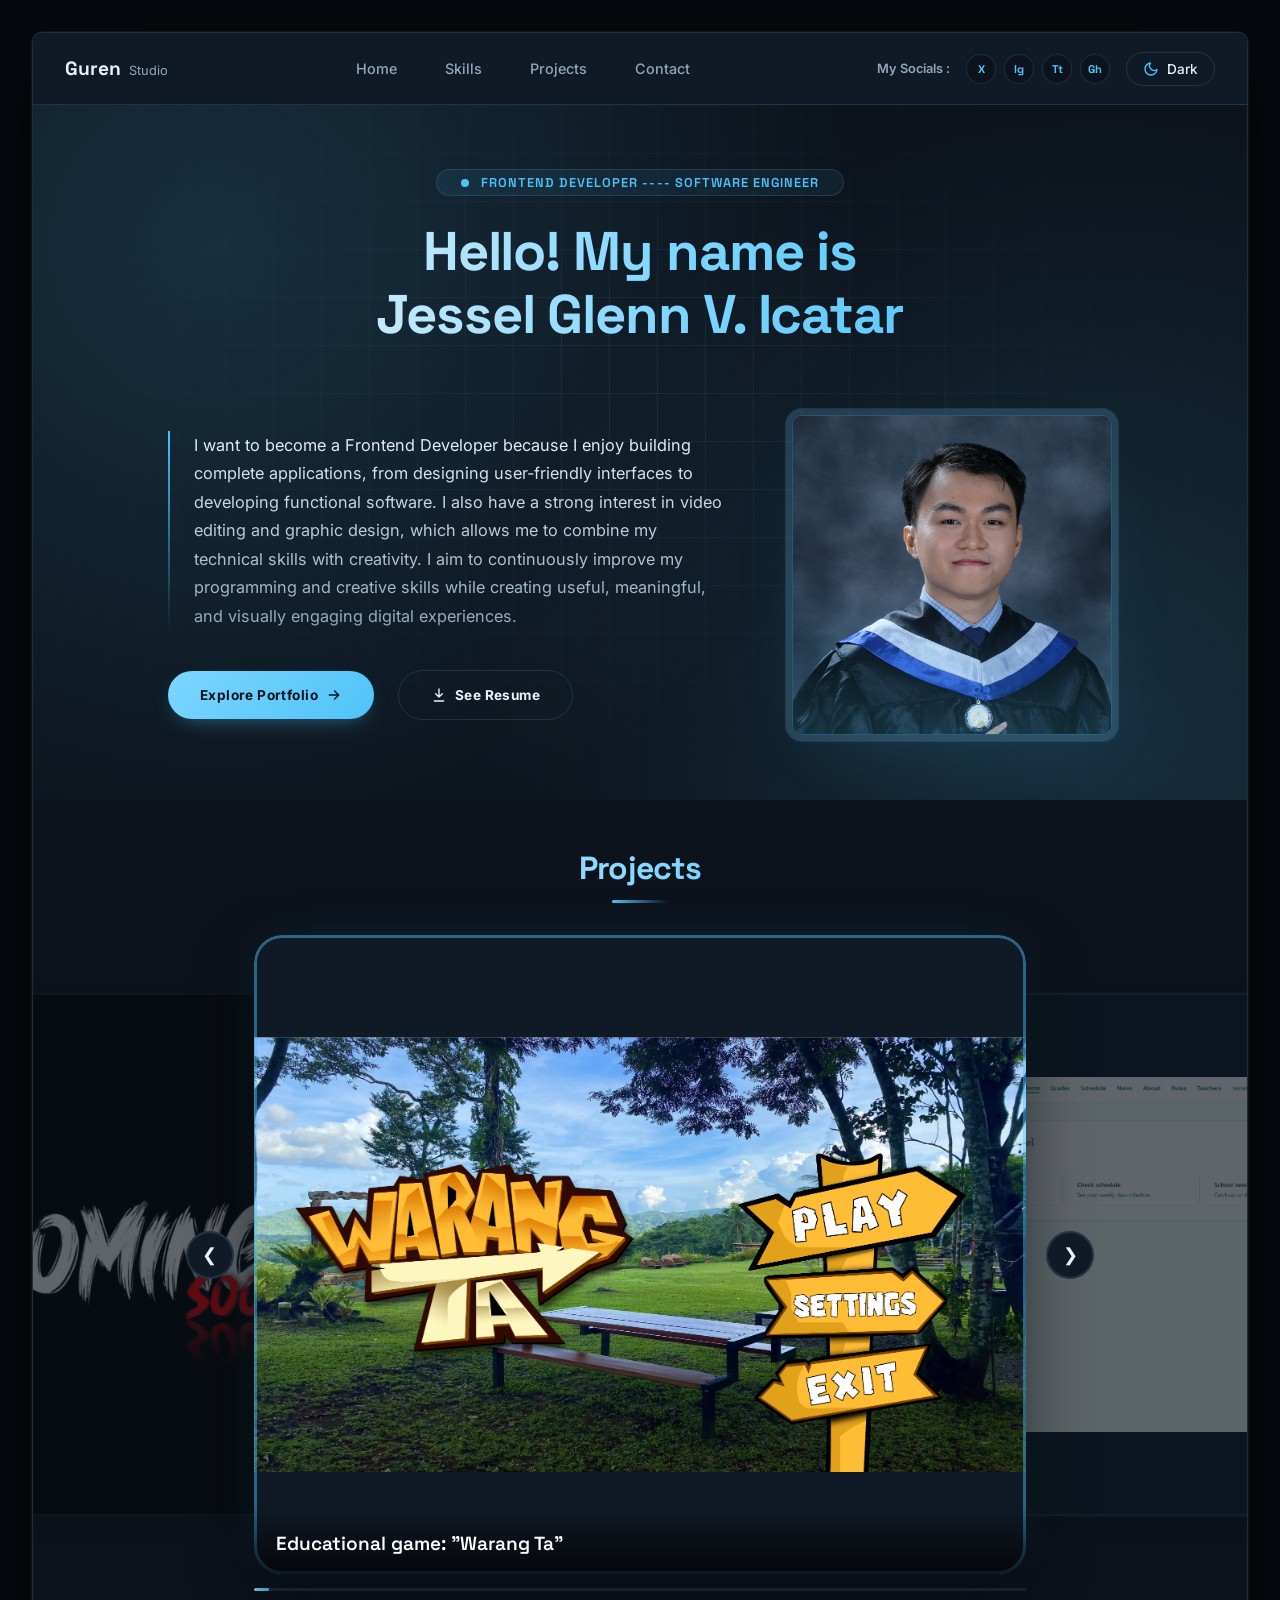
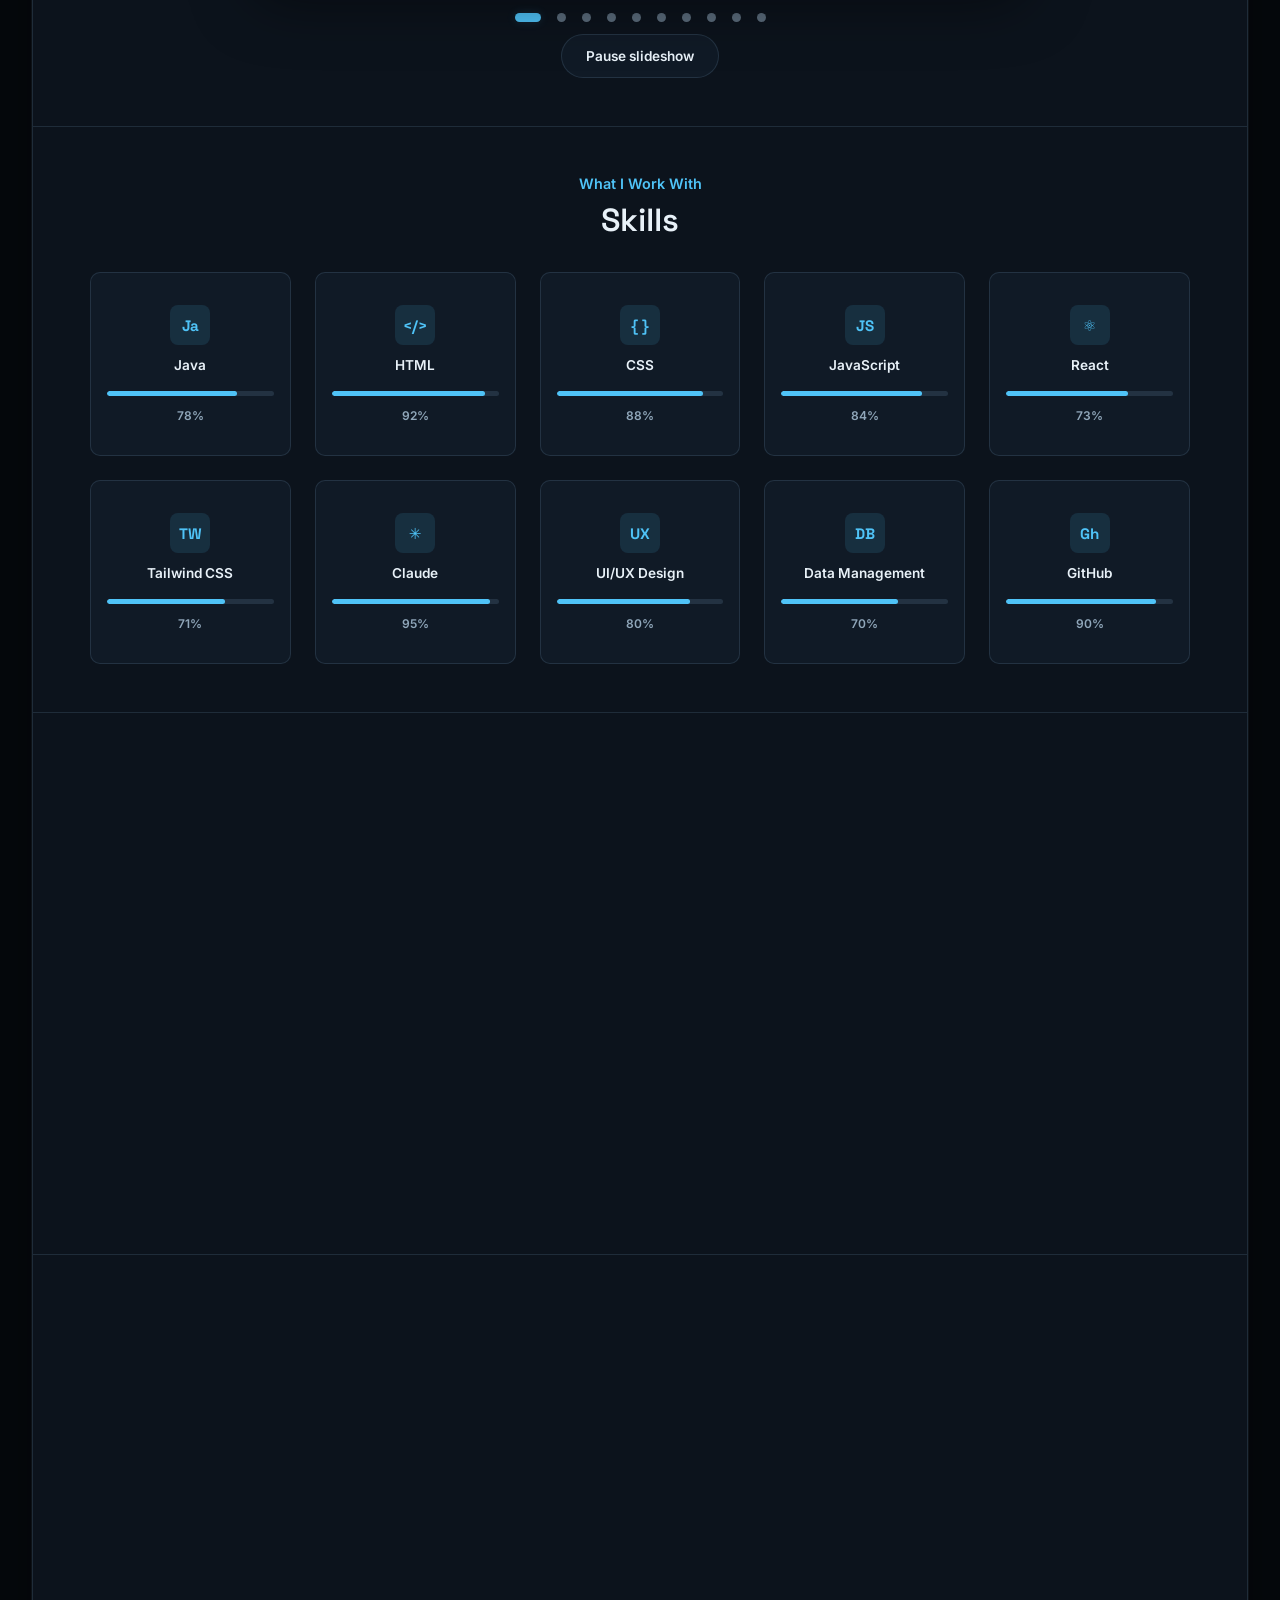
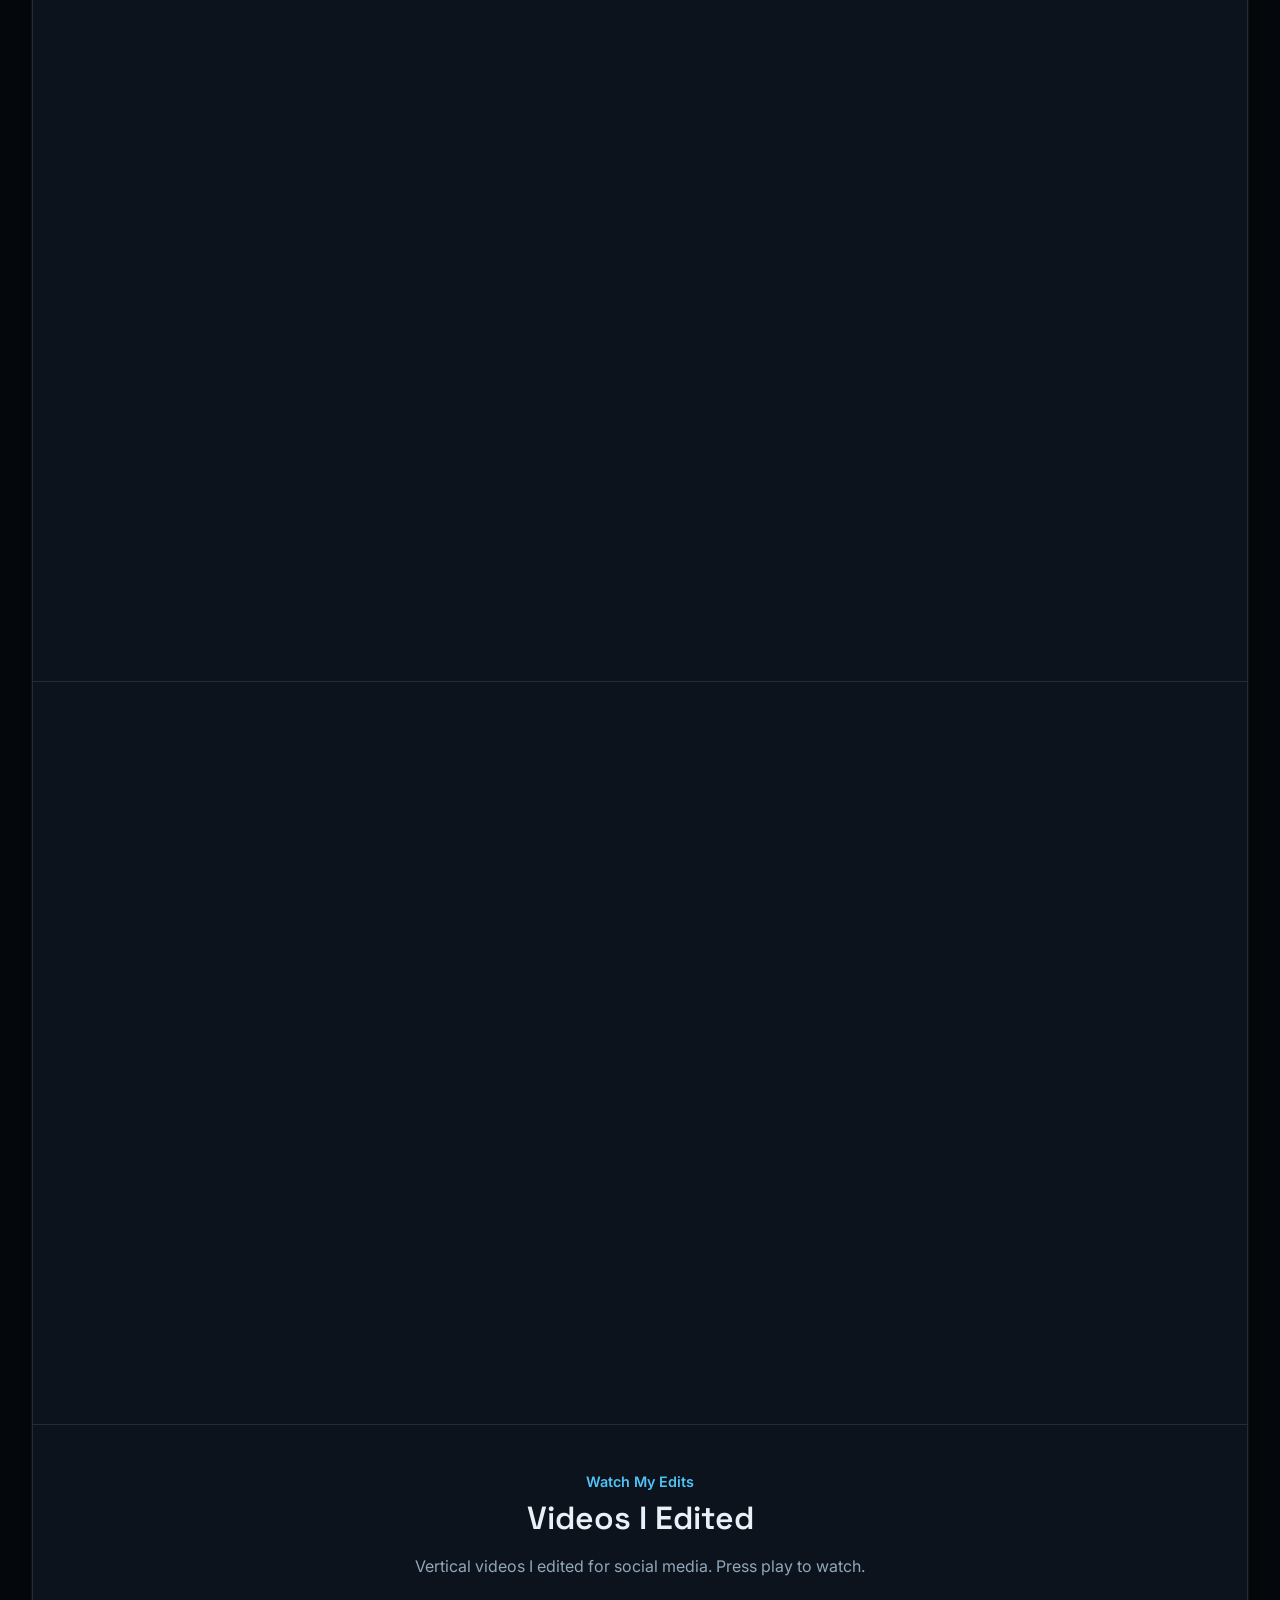
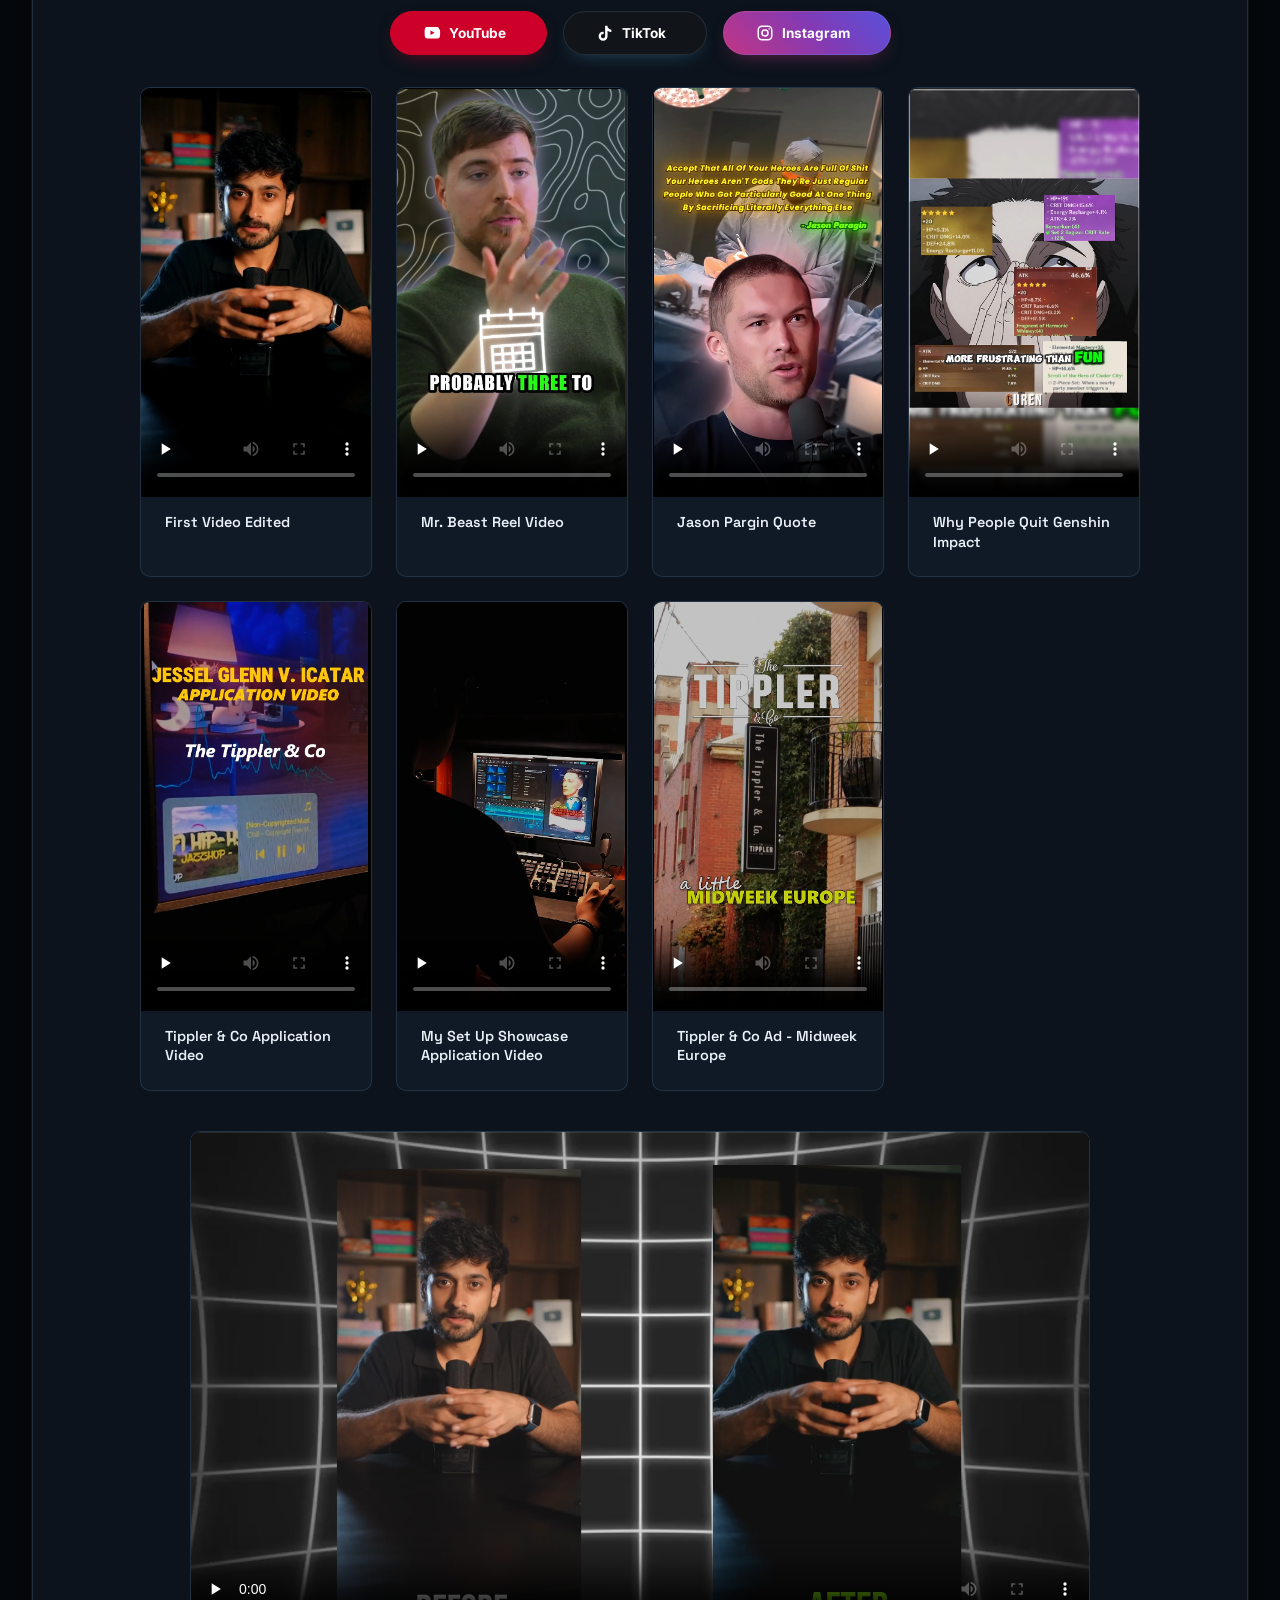
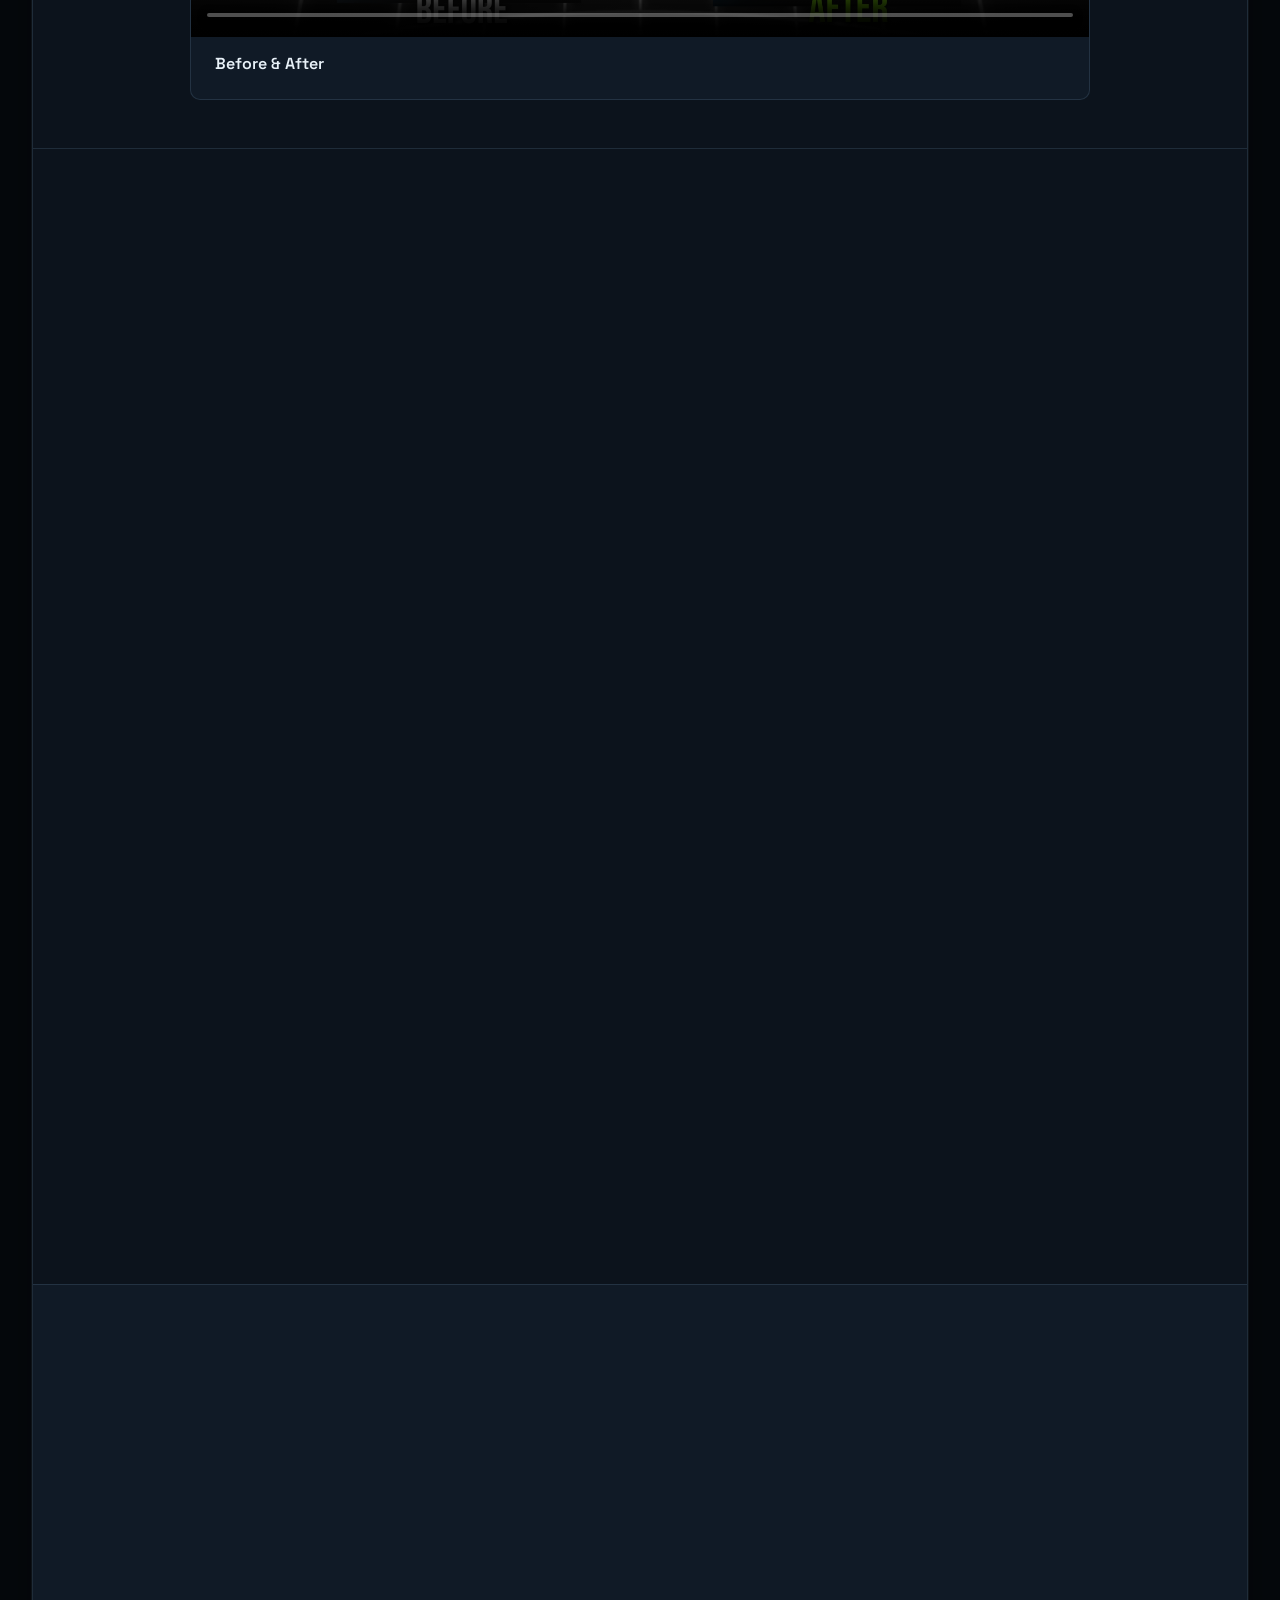
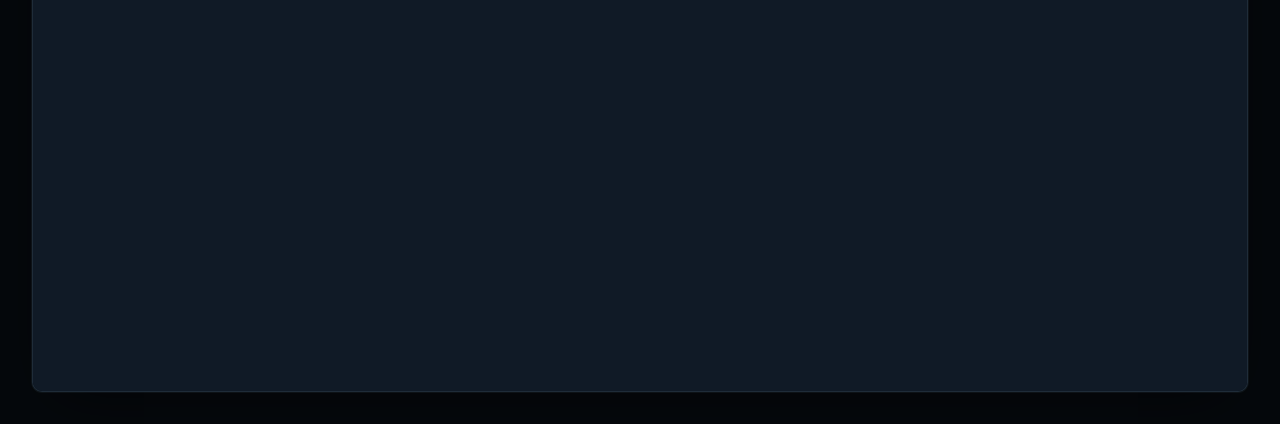
<file: Components/index.html>
<!DOCTYPE html>
<html lang="en">
<head>
    <meta charset="UTF-8">
    <meta name="viewport" content="width=device-width, initial-scale=1.0">
    <meta name="description" content="Portfolio of Jessel Glenn V. Icatar: frontend developer, video editor, and graphic designer from Kalibo, Aklan.">
    <meta name="theme-color" content="#05080c">
    <title>Guren Studio</title>

    <!-- Favicon: inline, so there is no extra request -->
    <link rel="icon" href="data:image/svg+xml,%3Csvg xmlns='http://www.w3.org/2000/svg' viewBox='0 0 32 32'%3E%3Crect width='32' height='32' rx='8' fill='%2305080c'/%3E%3Ccircle cx='16' cy='16' r='7' fill='%234fc3f7'/%3E%3C/svg%3E">

    <!-- Fonts: connect early, and load without blocking first paint -->
    <link rel="preconnect" href="https://fonts.googleapis.com">
    <link rel="preconnect" href="https://fonts.gstatic.com" crossorigin>
    <link rel="stylesheet" media="print" onload="this.media='all'"
          href="https://fonts.googleapis.com/css2?family=Inter:wght@400..700&family=Space+Grotesk:wght@500..700&display=swap">
    <noscript>
        <link rel="stylesheet" href="https://fonts.googleapis.com/css2?family=Inter:wght@400..700&family=Space+Grotesk:wght@500..700&display=swap">
    </noscript>

    <!-- CSS: one file (the slider styles are inside main.css now) -->
    <link rel="stylesheet" href="/CSS_Folder/main.css">

    <!-- The hero photo is the largest thing on screen, so fetch it first -->
    <link rel="preload" as="image" href="/images/Gradpic2.JPG" fetchpriority="high">
</head>
<body>
    <a class="skip-link" href="#main">Skip to content</a>

    <div class="main-section">

        <!-- ============================================
             HEADER
             ============================================ -->
        <header class="header-section">

            <div class="left-header-section">
                <span class="logo-name">Guren</span>
                <p>Studio</p>
            </div>

            <nav class="center-header-section" aria-label="Main">
                <a href="#home">Home</a>
                <a href="#skills">Skills</a>
                <a href="#projects">Projects</a>
                <a href="#contact">Contact</a>
            </nav>

            <div class="right-header-section">
                <p class="socials-label">My Socials :</p>
                <div class="social-section">
                    <a href="https://x.com/acting_guren" target="_blank" rel="noopener noreferrer" class="header-social-icon" aria-label="X (Twitter), opens in a new tab"><span aria-hidden="true">X</span></a>
                    <a href="https://www.instagram.com/acting_guren/" target="_blank" rel="noopener noreferrer" class="header-social-icon" aria-label="Instagram, opens in a new tab"><span aria-hidden="true">Ig</span></a>
                    <a href="https://www.tiktok.com/@guren_senpai" target="_blank" rel="noopener noreferrer" class="header-social-icon" aria-label="TikTok, opens in a new tab"><span aria-hidden="true">Tt</span></a>
                    <a href="https://github.com/Gen67" target="_blank" rel="noopener noreferrer" class="header-social-icon" aria-label="GitHub, opens in a new tab"><span aria-hidden="true">Gh</span></a>
                </div>

                <button type="button" class="theme-toggle" id="themeToggle" aria-label="Toggle light and dark mode" aria-pressed="false">
                    <svg id="themeIcon" viewBox="0 0 24 24" fill="none" stroke-width="2" stroke-linecap="round" stroke-linejoin="round" aria-hidden="true"></svg>
                    <span id="themeLabel">Dark</span>
                </button>
            </div>

        </header>

        <main id="main" tabindex="-1">

            <!-- ============================================
                 INTRO
                 ============================================ -->
            <section class="intro-section" id="home" aria-labelledby="intro-title">
                <div class="intro-text">
                    <p>Frontend Developer ---- Software Engineer</p>
                    <h1 id="intro-title">Hello! My name is Jessel Glenn V. Icatar</h1>
                </div>

                <div class="intro-details">
                    <div class="details-section">
                        <div class="details-text">
                            <p>I want to become a Frontend Developer because I enjoy building complete applications, from designing user-friendly interfaces to developing functional software. I also have a strong interest in video editing and graphic design, which allows me to combine my technical skills with creativity. I aim to continuously improve my programming and creative skills while creating useful, meaningful, and visually engaging digital experiences.</p>
                        </div>
                        <div class="button-intro-area">
                            <button type="button" class="btn-explore" id="exploreBtn">
                                Explore Portfolio
                                <svg viewBox="0 0 24 24" fill="none" stroke="currentColor" stroke-width="2" stroke-linecap="round" stroke-linejoin="round" aria-hidden="true">
                                    <path d="M5 12h14M13 6l6 6-6 6"></path>
                                </svg>
                            </button>

                            <a href="/images/Jessel-Glenn-Icatar-Resume.pdf" download="Jessel-Glenn-Icatar-Resume.pdf" class="btn-resume">
                                <svg viewBox="0 0 24 24" fill="none" stroke="currentColor" stroke-width="2" stroke-linecap="round" stroke-linejoin="round" aria-hidden="true">
                                    <path d="M12 3v12M7 10l5 5 5-5M5 21h14"></path>
                                </svg>
                                See Resume
                            </a>
                        </div>
                    </div>

                    <div class="my-image-frame">
                        <img src="/images/Gradpic2.JPG"
                             alt="Portrait of Jessel Glenn Icatar in a graduation gown"
                             class="my-image" fetchpriority="high" decoding="async">
                    </div>
                </div>
            </section>


            <!-- ============================================
                 PROJECTS SLIDER
                 ============================================ -->
            <section class="slider-wrap" id="projects" aria-labelledby="projects-title">
                <h2 id="projects-title">Projects</h2>

                <div class="slider" id="slider" tabindex="0" role="region" aria-roledescription="carousel" aria-label="Projects">
                    <div class="slides" id="slides">

                        <div class="slide" role="group" aria-roledescription="slide" aria-label="1 of 5">
                            <img src="../images/warangta.png"
                                 alt="Warang Ta game screenshot" decoding="async">
                            <div class="slide-frame-border"></div>
                            <div class="slide-caption">Educational game: "Warang Ta"</div>
                            <div class="slide-hover-info">
                                <h3 class="hover-info-title">Warang Ta</h3>
                                <p class="hover-info-desc">Warang Ta is an educational game about the history, culture, language, and tourist attractions of Kalibo, Aklan, featuring interactive quizzes and mini-games.</p>
                            </div>
                        </div>

                        <div class="slide" role="group" aria-roledescription="slide" aria-label="2 of 5">
                            <img src="../images/Enrollment.png"
                                 alt="Online enrollment system screenshot" decoding="async">
                            <div class="slide-frame-border"></div>
                            <div class="slide-caption">Online Enrollment System</div>
                            <div class="slide-hover-info">
                                <h3 class="hover-info-title">Online Enrollment</h3>
                                <p class="hover-info-desc">An online enrollment system where students can enroll, check grades, view schedules, and read school updates. Teachers can post schedules, grades, and school updates.</p>
                            </div>
                        </div>

                        <div class="slide" role="group" aria-roledescription="slide" aria-label="3 of 5">
                            <img src="../images/videoEditing.png"
                                 alt="Video editing sample" decoding="async">
                            <div class="slide-frame-border"></div>
                            <div class="slide-caption">Video Editing</div>
                            <div class="slide-hover-info">
                                <h3 class="hover-info-title">Video Editor</h3>
                                <p class="hover-info-desc">I edit videos for Shorts, Reels, and TikTok, with good pacing, color grading, and sound design.</p>
                            </div>
                        </div>

                        <div class="slide" role="group" aria-roledescription="slide" aria-label="4 of 5">
                            <img src="../images/TrackingSystem.png"
                                 alt="" decoding="async">
                            <div class="slide-frame-border"></div>
                            <div class="slide-caption">Tracking System</div>
                            <div class="slide-hover-info">
                                <h3 class="hover-info-title">Contract Tracking System</h3>
                                <p class="hover-info-desc">Developed a contract tracking system for PGSO to monitor contract status, track
                                                        required documents, and organize contract records. Designed the system to help
                                                        staff quickly check contract progress and identify incomplete requirements,
                                                        improving the efficiency of contract monitoring and document management</p>
                            </div>
                        </div>

                        <div class="slide" role="group" aria-roledescription="slide" aria-label="5 of 5">
                            <img src="../images/Coming soon.png"
                                 alt="" decoding="async">
                            <div class="slide-frame-border"></div>
                            <div class="slide-caption">Coming Soon</div>
                            <div class="slide-hover-info">
                                <h3 class="hover-info-title">Coming Soon</h3>
                                <p class="hover-info-desc">Another project is on the way.</p>
                            </div>
                        </div>

                    </div>

                    <button type="button" class="nav-btn prev-btn" id="prevBtn" aria-label="Previous slide">&#10094;</button>
                    <button type="button" class="nav-btn next-btn" id="nextBtn" aria-label="Next slide">&#10095;</button>
                </div>

                <div class="progress-track" aria-hidden="true">
                    <div class="progress-bar" id="progressBar"></div>
                </div>

                <div class="dots" id="dots"></div>

                <button type="button" class="slider-pause" id="pauseBtn">Pause slideshow</button>
            </section>

            <!-- ============================================
                 SKILLS
                 ============================================ -->
            <section class="skills-section" id="skills" aria-labelledby="skills-title">
                <div class="skills-heading">
                    <span class="eyebrow">What I Work With</span>
                    <h2 id="skills-title">Skills</h2>
                </div>

                <div class="skills-grid">
                    <div class="skill-card">
                        <div class="skill-icon" aria-hidden="true">Ja</div>
                        <p class="skill-name">Java</p>
                        <div class="skill-bar-track" aria-hidden="true">
                            <div class="skill-bar-fill" data-fill="78"></div>
                        </div>
                        <span class="skill-percent">78%</span>
                    </div>
                    <div class="skill-card">
                        <div class="skill-icon" aria-hidden="true">&lt;/&gt;</div>
                        <p class="skill-name">HTML</p>
                        <div class="skill-bar-track" aria-hidden="true">
                            <div class="skill-bar-fill" data-fill="92"></div>
                        </div>
                        <span class="skill-percent">92%</span>
                    </div>
                    <div class="skill-card">
                        <div class="skill-icon" aria-hidden="true">{ }</div>
                        <p class="skill-name">CSS</p>
                        <div class="skill-bar-track" aria-hidden="true">
                            <div class="skill-bar-fill" data-fill="88"></div>
                        </div>
                        <span class="skill-percent">88%</span>
                    </div>
                    <div class="skill-card">
                        <div class="skill-icon" aria-hidden="true">JS</div>
                        <p class="skill-name">JavaScript</p>
                        <div class="skill-bar-track" aria-hidden="true">
                            <div class="skill-bar-fill" data-fill="84"></div>
                        </div>
                        <span class="skill-percent">84%</span>
                    </div>
                    <div class="skill-card">
                        <div class="skill-icon" aria-hidden="true">⚛</div>
                        <p class="skill-name">React</p>
                        <div class="skill-bar-track" aria-hidden="true">
                            <div class="skill-bar-fill" data-fill="73"></div>
                        </div>
                        <span class="skill-percent">73%</span>
                    </div>
                    <div class="skill-card">
                        <div class="skill-icon" aria-hidden="true">TW</div>
                        <p class="skill-name">Tailwind CSS</p>
                        <div class="skill-bar-track" aria-hidden="true">
                            <div class="skill-bar-fill" data-fill="71"></div>
                        </div>
                        <span class="skill-percent">71%</span>
                    </div>
                    <div class="skill-card">
                        <div class="skill-icon" aria-hidden="true">✳</div>
                        <p class="skill-name">Claude</p>
                        <div class="skill-bar-track" aria-hidden="true">
                            <div class="skill-bar-fill" data-fill="95"></div>
                        </div>
                        <span class="skill-percent">95%</span>
                    </div>
                    <div class="skill-card">
                        <div class="skill-icon" aria-hidden="true">UX</div>
                        <p class="skill-name">UI/UX Design</p>
                        <div class="skill-bar-track" aria-hidden="true">
                            <div class="skill-bar-fill" data-fill="80"></div>
                        </div>
                        <span class="skill-percent">80%</span>
                    </div>
                    <div class="skill-card">
                        <div class="skill-icon" aria-hidden="true">DB</div>
                        <p class="skill-name">Data Management</p>
                        <div class="skill-bar-track" aria-hidden="true">
                            <div class="skill-bar-fill" data-fill="70"></div>
                        </div>
                        <span class="skill-percent">70%</span>
                    </div>
                    <div class="skill-card">
                        <div class="skill-icon" aria-hidden="true">Gh</div>
                        <p class="skill-name">GitHub</p>
                        <div class="skill-bar-track" aria-hidden="true">
                            <div class="skill-bar-fill" data-fill="90"></div>
                        </div>
                        <span class="skill-percent">90%</span>
                    </div>
                </div>
            </section>


            <!-- ============================================
                 CERTIFICATES & AWARDS
                 ============================================ -->
            <section class="credentials-section" id="credentials" aria-labelledby="credentials-title">
                <div class="credentials-heading">
                    <span class="eyebrow">Recognition</span>
                    <h2 id="credentials-title">Certificates &amp; Awards</h2>
                    <p class="credentials-lead">A few certifications, awards, and my diploma from throughout my studies and training.</p>
                </div>

                <div class="credentials-grid">

                    <a href="../images/Diploma.png" target="_blank" rel="noopener noreferrer" class="credential-card">
                        <span class="credential-badge">Diploma</span>
                        <div class="credential-thumb">
                            <img src="../images/Diploma.png"
                                 alt="Diploma" loading="lazy" decoding="async">
                        </div>
                        <div class="credential-info">
                            <h3 class="credential-title">Bachelor's Science in Computer Science</h3>
                            <p class="credential-issuer">Garcia College of Technology &middot; 2026</p>
                        </div>
                    </a>

                    <a href="../images/Digital Manager Certificate.png" target="_blank" rel="noopener noreferrer" class="credential-card">
                        <span class="credential-badge">Certificate</span>
                        <div class="credential-thumb">
                            <img src="../images/Digital Manager Certificate.png"
                                 alt="HubSpot Academy Social Media Marketing certificate" loading="lazy" decoding="async">
                        </div>
                        <div class="credential-info">
                            <h3 class="credential-title">Social Media Marketing</h3>
                            <p class="credential-issuer">HubSpot Academy &middot; 2026</p>
                        </div>
                    </a>

                    <a href="../images/OJT Cert.png" target="_blank" rel="noopener noreferrer" class="credential-card">
                        <span class="credential-badge">Certificate</span>
                        <div class="credential-thumb">
                            <img src="../images/OJT Cert.png"
                                 alt="On-the-Job Training completion certificate" loading="lazy" decoding="async">
                        </div>
                        <div class="credential-info">
                            <h3 class="credential-title">On-the-Job Training Completion</h3>
                            <p class="credential-issuer">Provincial General Services Office &middot; 2026</p>
                        </div>
                    </a>

                    <a href="../images/People'sChoice.png" target="_blank" rel="noopener noreferrer" class="credential-card">
                        <span class="credential-badge award">Award</span>
                        <div class="credential-thumb">
                            <img src="../images/People'sChoice.png"
                                 alt="People's Choice award for poster making" loading="lazy" decoding="async">
                        </div>
                        <div class="credential-info">
                            <h3 class="credential-title">The People's Choice</h3>
                            <p class="credential-issuer">Poster Making &middot; 2024</p>
                        </div>
                    </a>

                </div>
            </section>

            
            <!-- ============================================
                 WORK EXPERIENCE
                 ============================================ -->
            <section class="experience-section" id="experience" aria-labelledby="experience-title">
                <div class="experience-heading">
                    <span class="eyebrow">Where I've Worked</span>
                    <h2 id="experience-title">Work Experience</h2>
                </div>

                <div class="timeline">

                    <div class="timeline-item">
                        <div class="timeline-dot"></div>
                        <div class="timeline-card">
                            <h3 class="timeline-role">Supervising Administrative Officer Assistant</h3>
                            <p class="timeline-org">Provincial General Services Office (PGSO) &middot; On-the-Job Trainee</p>
                            <p class="timeline-desc">
                                Served as an On-the-Job Trainee (OJT) assistant to the Supervising Administrative Officer,
                                assisting with administrative tasks, document organization, data encoding, and daily
                                office operations while gaining professional workplace experience.
                            </p>
                            <div class="timeline-tags">
                                <span class="timeline-tag">Administrative Support</span>
                                <span class="timeline-tag">Data Encoding</span>
                                <span class="timeline-tag">Document Organization</span>
                            </div>
                        </div>
                    </div>

                    <div class="timeline-item">
                        <div class="timeline-dot"></div>
                        <div class="timeline-card">
                            <h3 class="timeline-role">Freelancer</h3>
                            <p class="timeline-org">Freelance Developer</p>
                            <p class="timeline-desc">
                                Worked as a freelance developer, assisting clients with websites and digital projects
                                while applying HTML, CSS, JavaScript, and basic programming skills. This experience
                                strengthened problem-solving, communication, time management, and client collaboration
                                while working independently and meeting project deadlines.
                            </p>
                            <div class="timeline-tags">
                                <span class="timeline-tag">HTML/CSS/JS</span>
                                <span class="timeline-tag">Client Collaboration</span>
                                <span class="timeline-tag">Time Management</span>
                            </div>
                        </div>
                    </div>

                    <div class="timeline-item">
                        <div class="timeline-dot"></div>
                        <div class="timeline-card">
                            <h3 class="timeline-role">Video Editor</h3>
                            <p class="timeline-org">Video Editing</p>
                            <p class="timeline-desc">
                                I have been a video editor from high school through college. I was assigned to make promotional videos for the school, and I made videos for birthdays, parties, and funerals, plus content for Facebook, Instagram, and TikTok.
                            </p>
                            <div class="timeline-tags">
                                <span class="timeline-tag">CapCut</span>
                                <span class="timeline-tag">Canva</span>
                                <span class="timeline-tag">Photoshop</span>
                            </div>
                        </div>
                    </div>

                </div>
            </section>
            <!-- ============================================
                 VIDEO EDITING
                 ============================================ -->
            <section class="video-section" id="editing" aria-labelledby="editing-title">
                <div class="video-heading">
                    <span class="eyebrow">See It In Action</span>
                    <h2 id="editing-title">Video Editing</h2>
                    <p class="video-lead" id="videoDesc">A short reel showing my approach to pacing and sound design.</p>
                </div>

                <div class="video-frame">
                    <!-- preload="none" keeps the video from downloading until someone presses play.
                         To add captions, export a .vtt file from CapCut and uncomment the <track> line. -->
                    <video
                        class="showcase-video"
                        controls
                        preload="none"
                        poster="../images/thumnail2.png"
                        aria-describedby="videoDesc">

                        <source src="../videos/Compress2.mp4" type="video/mp4">
                        <!-- <track kind="captions" src="../videos/Compress.en.vtt" srclang="en" label="English" default> -->

                        Your browser doesn't support embedded video.
                        <a href="../videos/Compress2.mp4">Download the video</a>
                    </video>
                </div>
            </section>

            <!-- Edit Section-->
                    <section class="edits-section" id="edits" aria-labelledby="edits-title">
            <div class="edits-heading">
                <span class="eyebrow">Watch My Edits</span>
                <h2 id="edits-title">Videos I Edited</h2>
                <p class="edits-lead">Vertical videos I edited for social media. Press play to watch.</p>

              <div class="channel-follow-row">
                    <a href="https://www.youtube.com/@guren_was_here" target="_blank" rel="noopener noreferrer" class="follow-btn follow-youtube">
                        <svg viewBox="0 0 24 24" fill="currentColor" aria-hidden="true"><path d="M21.6 7.2s-.21-1.5-.87-2.16c-.83-.87-1.76-.87-2.19-.92C15.4 4 12 4 12 4h-.01s-3.39 0-6.53.12c-.43.05-1.36.05-2.19.92-.66.66-.87 2.16-.87 2.16S2.18 9 2.18 10.8v1.68c0 1.8.22 3.6.22 3.6s.21 1.5.87 2.16c.83.87 1.92.84 2.4.93 1.74.17 7.33.22 7.33.22s3.4-.01 6.54-.13c.43-.05 1.36-.05 2.19-.92.66-.66.87-2.16.87-2.16s.22-1.8.22-3.6v-1.68c0-1.8-.22-3.6-.22-3.6zM9.95 14.6V8.8l5.6 2.9-5.6 2.9z"/></svg>
                        YouTube<span class="sr-only"> (opens in a new tab)</span>
                    </a>
                    <a href="https://www.tiktok.com/@guren_senpai" target="_blank" rel="noopener noreferrer" class="follow-btn follow-tiktok">
                        <svg viewBox="0 0 24 24" fill="currentColor" aria-hidden="true"><path d="M16.6 5.82c-.87-.96-1.35-2.2-1.35-3.52h-3.07v13.9c0 1.56-1.27 2.83-2.83 2.83a2.83 2.83 0 0 1-2.83-2.83 2.83 2.83 0 0 1 2.83-2.83c.3 0 .58.05.85.14V10.4a6 6 0 0 0-.85-.06A5.95 5.95 0 0 0 3.5 16.3a5.95 5.95 0 0 0 5.95 5.95 5.95 5.95 0 0 0 5.95-5.95V9.1a8.7 8.7 0 0 0 5.08 1.63V7.66a5.33 5.33 0 0 1-3.88-1.84z"/></svg>
                        TikTok<span class="sr-only"> (opens in a new tab)</span>
                    </a>
                    <a href="https://www.instagram.com/acting_guren/" target="_blank" rel="noopener noreferrer" class="follow-btn follow-instagram">
                        <svg viewBox="0 0 24 24" fill="none" stroke="currentColor" stroke-width="2" stroke-linecap="round" stroke-linejoin="round" aria-hidden="true">
                            <rect x="3" y="3" width="18" height="18" rx="5"></rect>
                            <circle cx="12" cy="12" r="4"></circle>
                            <circle cx="17.5" cy="6.5" r="1" fill="currentColor" stroke="none"></circle>
                        </svg>
                        Instagram<span class="sr-only"> (opens in a new tab)</span>
                    </a>
                </div>
            </div>

            <ul class="edits-grid">

        
                <li class="edit-card">
                    <div class="edit-media">
                        <video class="edit-video" controls playsinline preload="none"
                            poster="../images/Posters/first Video.png"
                            aria-label="Edited video: Paimon can't catch that">
                            <source src="../videos/first.mp4" type="video/mp4">
                            Your browser doesn't support embedded video.
                            <a href="../videos/first.mp4">Download the video</a>
                        </video>
                    </div>
                    <div class="edit-info">
                        <h3 class="edit-title">First Video Edited</h3>
                    </div>
                </li>
                        <li class="edit-card">
                    <div class="edit-media">
                        <video class="edit-video" controls playsinline preload="none"
                            poster="../images/Posters/mrbeast.png"
                            aria-label="Edited video: The Mora Game - SFX re-edit">
                            <source src="../videos/mrbeastPort.mp4" type="video/mp4">
                            Your browser doesn't support embedded video.
                            <a href="../images/Posters/mrbeast.png">Download the video</a>
                        </video>
                    </div>
                    <div class="edit-info">
                        <h3 class="edit-title">Mr. Beast Reel Video</h3>
                    </div>
                </li>

                <li class="edit-card">
                    <div class="edit-media">
                        <video class="edit-video" controls playsinline preload="none"
                            poster="../images/Posters/quote.png"
                            aria-label="Edited video: He's happy for her">
                            <source src="../videos/jason.mp4" type="video/mp4">
                            Your browser doesn't support embedded video.
                            <a href="../images/Posters/quote.png">Download the video</a>
                        </video>
                    </div>
                    <div class="edit-info">
                        <h3 class="edit-title">Jason Pargin Quote</h3>
                    </div>
                </li>

                <li class="edit-card">
                    <div class="edit-media">
                        <video class="edit-video" controls playsinline preload="none"
                            poster="../images/Posters/genshinQuit.png"
                            aria-label="Edited video: Traveler and Childe's Master">
                            <source src="../videos/1123.mp4" type="video/mp4">
                            Your browser doesn't support embedded video.
                            <a href="../images/Posters/genshinQuit.png">Download the video</a>
                        </video>
                    </div>
                    <div class="edit-info">
                        <h3 class="edit-title">Why People Quit Genshin Impact</h3>
                    </div>
                </li>
                   <li class="edit-card">
                    <div class="edit-media">
                        <video class="edit-video" controls playsinline preload="none"
                            poster="../images/Posters/application.png"
                            aria-label="Edited video: Traveler and Childe's Master">
                            <source src="../videos/interview.mp4" type="video/mp4">
                            Your browser doesn't support embedded video.
                            <a href="../videos/interview.mp4">Download the video</a>
                        </video>
                    </div>
                    <div class="edit-info">
                        <h3 class="edit-title">Tippler & Co Application Video</h3>
                    </div>
                </li>
                   <li class="edit-card">
                    <div class="edit-media">
                        <video class="edit-video" controls playsinline preload="none"
                            poster="../images/Posters/setup.png"
                            aria-label="Edited video: Traveler and Childe's Master">
                            <source src="../videos/set up.mp4" type="video/mp4">
                            Your browser doesn't support embedded video.
                            <a href="../images/Posters/genshinQuit.png">Download the video</a>
                        </video>
                    </div>
                    <div class="edit-info">
                        <h3 class="edit-title">My Set Up Showcase Application Video</h3>
                    </div>
                </li>
                   <li class="edit-card">
                    <div class="edit-media">
                        <video class="edit-video" controls playsinline preload="none"
                            poster="../images/Posters/interview.png"
                            aria-label="Edited video: Traveler and Childe's Master">
                            <source src="../videos/tippler.mp4" type="video/mp4">
                            Your browser doesn't support embedded video.
                            <a href="../images/Posters/application.png">Download the video</a>
                        </video>
                    </div>
                    <div class="edit-info">
                        <h3 class="edit-title">Tippler & Co Ad - Midweek Europe</h3>
                    </div>
                </li>
         
            
            </ul>
          <div class="edit-card edit-card--wide">
                    <div class="edit-media edit-media--wide">
                        <video class="edit-video" controls playsinline preload="none"
                            poster="../images/thumbnail.png"
                            aria-label="Edited video: Title of the video">
                            <source src="../videos/Compress.mp4" type="video/mp4">
                            Your browser doesn't support embedded video.
                            <a href="../videos/Compress.mp4">Download the video</a>
                        </video>
                    </div>
                    <div class="edit-info">
                        <h3 class="edit-title">Before & After</h3>
                    </div>
                </div>
          
        </section>


            <!-- ============================================
                 GRAPHIC DESIGNS
                 ============================================ -->
            <section class="designs-section" id="designs" aria-labelledby="designs-title">
                <div class="designs-heading">
                    <span class="eyebrow">Visual Work</span>
                    <h2 id="designs-title">Graphic Designs</h2>
                    <p class="designs-lead">A few pieces showing my range across branding, social media, and print layouts.</p>
                </div>

                <div class="designs-grid">

                    <div class="design-card" tabindex="0" role="group" aria-label="Poster Design">
                        <img src="../images/Poster Media.png"
                             alt="Poster design" loading="lazy" decoding="async">
                        <div class="design-overlay">
                            <h3 class="design-title">Poster Design</h3>
                            <p class="design-category">Print &middot; Layout Design</p>
                        </div>
                    </div>

                    <div class="design-card" tabindex="0" role="group" aria-label="Event Poster">
                        <img src="../images/Event Poster.png"
                             alt="Event poster" loading="lazy" decoding="async">
                        <div class="design-overlay">
                            <h3 class="design-title">Event Poster</h3>
                            <p class="design-category">Social Media Design</p>
                        </div>
                    </div>

                    <div class="design-card" tabindex="0" role="group" aria-label="Social Media Post">
                        <img src="../images/Social Media Post.png"
                             alt="Social media post design" loading="lazy" decoding="async">
                        <div class="design-overlay">
                            <h3 class="design-title">Social Media Post</h3>
                            <p class="design-category">Social Media Design</p>
                        </div>
                    </div>

                    <div class="design-card" tabindex="0" role="group" aria-label="Web Banner">
                        <img src="../images/Banner Design.png"
                             alt="Banner design" loading="lazy" decoding="async">
                        <div class="design-overlay">
                            <h3 class="design-title">Web Banner</h3>
                            <p class="design-category">Digital Ad Design</p>
                        </div>
                    </div>

                    <div class="design-card" tabindex="0" role="group" aria-label="Business Card">
                        <img src="../images/Business Card.png"
                             alt="Business card design" loading="lazy" decoding="async">
                        <div class="design-overlay">
                            <h3 class="design-title">Business Card</h3>
                            <p class="design-category">Print &middot; Branding</p>
                        </div>
                    </div>

                    <div class="design-card" tabindex="0" role="group" aria-label="Video Thumbnail">
                        <img src="../images/YTThumbnail.png"
                             alt="Video thumbnail design" loading="lazy" decoding="async">
                        <div class="design-overlay">
                            <h3 class="design-title">Video Thumbnail</h3>
                            <p class="design-category">Social Media Design</p>
                        </div>
                    </div>

                </div>
            </section>


        </main>


        <!-- ============================================
             FOOTER & CONTACT
             ============================================ -->
        <footer class="site-footer" id="contact">

            <div class="footer-hire">
                <span class="eyebrow">Let's Work Together</span>
                <h2>Would you like to hire me?</h2>
                <p class="footer-lead">Send a message and I'll get back to you as soon as I can — whether it's a full project, a quick freelance gig, or just a question.</p>

                <form id="contactForm" class="contact-form">
                    <div class="form-row">
                        <label for="user_name" class="sr-only">Your name</label>
                        <input type="text" id="user_name" name="user_name" placeholder="Your name" autocomplete="name" required>

                        <label for="user_email" class="sr-only">Your email</label>
                        <input type="email" id="user_email" name="user_email" placeholder="Your email" autocomplete="email" required>
                    </div>

                    <label for="message" class="sr-only">Tell me about the project</label>
                    <textarea id="message" name="message" rows="4" placeholder="Tell me about the project..." required></textarea>

                    <div class="form-action-row">
                        <button type="submit" class="btn btn-primary" id="sendBtn">Send Message</button>
                        <p class="form-status" id="formStatus" role="status" aria-live="polite"></p>
                    </div>
                </form>
            </div>

            <div class="footer-socials">
                <h3>Find Me Elsewhere</h3>
                <div class="social-links">
                    <a href="https://x.com/acting_guren" target="_blank" rel="noopener noreferrer" class="social-link">
                        <span class="social-icon" aria-hidden="true">X</span> Twitter<span class="sr-only"> (opens in a new tab)</span>
                    </a>
                    <a href="https://www.instagram.com/guren_senpai_tv/" target="_blank" rel="noopener noreferrer" class="social-link">
                        <span class="social-icon" aria-hidden="true">Ig</span> Instagram<span class="sr-only"> (opens in a new tab)</span>
                    </a>
                    <a href="https://www.tiktok.com/@guren_senpai" target="_blank" rel="noopener noreferrer" class="social-link">
                        <span class="social-icon" aria-hidden="true">Tt</span> TikTok<span class="sr-only"> (opens in a new tab)</span>
                    </a>
                    <a href="https://github.com/Gen67" target="_blank" rel="noopener noreferrer" class="social-link">
                        <span class="social-icon" aria-hidden="true">Gh</span> GitHub<span class="sr-only"> (opens in a new tab)</span>
                    </a>
                </div>
            </div>

            <div class="footer-bottom">
                <p>&copy; <span id="footerYear"></span> Jessel Glenn V. Icatar. All rights reserved.</p>
            </div>

        </footer>

    </div>
    <script src="../Script/code.js"></script>
    <script src="../Script/skills-animate.js"></script>
    <script src="../Script/slider.js"></script>
    <script src="../Script/footer-contact.js"></script>
</body>
</html>
</file>
<file: CSS_Folder/main.css>
/* ============================================
   TABLE OF CONTENTS
   01 — Main (tokens, reset, base, container)
   02 — Header
   03 — Intro Section
   04 — Projects Slider
   05 — Skills
   06 — Certificates & Awards
   07 — Video Editing
   08 — Graphic Designs
   09 — YouTube & TikTok (Channels)
   10 — Work Experience
   11 — Site Footer & Contact
   12 — Skeleton Loaders
   13 — Accessibility
   14 — @media (Responsive)

   Fonts are loaded from the <head> in index.html
   (not with @import, which slows down first paint).
   ============================================ */


/* ============================================
   01 — MAIN
   Tokens, reset, body, .main-section
   ============================================ */

:root {
    /* Spacing */
    --space-3xs: 4px;
    --space-2xs: 8px;
    --space-xs: 12px;
    --space-sm: 16px;
    --space-md: 24px;
    --space-lg: 32px;
    --space-xl: 48px;
    --space-2xl: 64px;

    /* Layout */
    --radius: 10px;
    --header-height: 4.5rem;

    /* Fonts (with system fallbacks so text never waits for the web font) */
    --font-display: 'Space Grotesk', system-ui, sans-serif;
    --font-body: 'Inter', system-ui, -apple-system, 'Segoe UI', sans-serif;

    /* Colors — dark (default) */
    color-scheme: dark;
    --bg: #05080c;
    --surface: #0c131c;
    --surface-raised: #101a26;
    --border: rgba(148, 197, 235, 0.14);
    --field-border: rgba(148, 197, 235, 0.45);
    --text: #e8f1f8;
    --text-muted: #90a7ba;
    --accent: #4fc3f7;
    --accent-strong: #7dd6ff;
    --accent-text: #04141d;
    --accent-rgb: 79, 195, 247;   /* same color as --accent, for rgba() tints */
    --success: #4ade80;
    --error: #f87171;
    --shadow: 0 0 0 1px rgba(148, 197, 235, 0.06), 0 20px 60px -20px rgba(0, 0, 0, 0.6);

    /* Slider */
    --frame-radius: 28px;
    --transition-speed: 550ms;
    --ease-smooth: cubic-bezier(0.22, 1, 0.36, 1);
    --side-opacity: 0.35;
    --side-scale: 0.82;
    --dot-inactive: rgba(144, 167, 186, 0.6);
}

/* Colors — light (accent colors are deep enough to pass 4.5:1 on white) */
html[data-theme="light"] {
    color-scheme: light;
    --bg: #e6f1fa;
    --surface: #ffffff;
    --surface-raised: #f1f8fd;
    --border: rgba(7, 89, 133, 0.16);
    --field-border: rgba(7, 89, 133, 0.5);
    --text: #06182a;
    --text-muted: #456078;
    --accent: #0369a1;
    --accent-strong: #075985;
    --accent-text: #ffffff;
    --accent-rgb: 3, 105, 161;    /* same color as --accent, for rgba() tints */
    --success: #15803d;
    --error: #b91c1c;
    --shadow: 0 0 0 1px rgba(7, 89, 133, 0.07), 0 24px 50px -26px rgba(7, 89, 133, 0.3);

    --dot-inactive: rgba(7, 89, 133, 0.5);
}

* {
    margin: 0;
    box-sizing: border-box;
}

body {
    min-height: 100vh;
    background-color: var(--bg);
    display: flex;
    font-family: var(--font-body);
    color: var(--text);
    padding: var(--space-lg);
    transition: background-color 0.2s ease, color 0.2s ease;
}

/* Light mode: a soft sky-blue glow at the top of the page */
html[data-theme="light"] body {
    background-image: radial-gradient(ellipse at 50% -10%, rgba(56, 189, 248, 0.22), transparent 55%);
    background-repeat: no-repeat;
}

.main-section {
    display: flex;
    flex-direction: column;
    width: 100%;
    max-width: 100%;
    background-color: var(--surface);
    border: 1px solid var(--border);
    box-shadow: var(--shadow);
    border-radius: var(--radius);
    position: relative;
    overflow: hidden;
    transition: background-color 0.2s ease, border-color 0.2s ease;
}

main:focus {
    outline: none;
}


/* ============================================
   02 — HEADER
   ============================================ */

.header-section {
    display: flex;
    flex-direction: row;
    align-items: center;
    justify-content: space-between;
    min-height: var(--header-height);
    padding: 0 var(--space-lg);
    background-color: var(--surface-raised);
    border-bottom: 1px solid var(--border);
    border-top-left-radius: var(--radius);
    border-top-right-radius: var(--radius);
    gap: var(--space-md);
}


/* --- Left — logo --- */

.left-header-section {
    display: flex;
    align-items: baseline;
    gap: var(--space-2xs);
    flex-shrink: 0;
}

.logo-name {
    font-family: var(--font-display);
    font-size: 1.2rem;
    font-weight: 700;
    color: var(--text);
}

.left-header-section p {
    font-size: 0.8rem;
    color: var(--text-muted);
    margin: 0;
}


/* --- Center — nav --- */

.center-header-section {
    display: flex;
    align-items: center;
    gap: var(--space-lg);
}

.center-header-section a {
    display: inline-block;
    padding: var(--space-3xs) var(--space-2xs);
    color: var(--text-muted);
    text-decoration: none;
    font-size: 0.9rem;
    font-weight: 500;
    transition: color 0.15s ease;
}

.center-header-section a:hover,
.center-header-section a:focus-visible {
    color: var(--accent);
}

.center-header-section a:focus-visible {
    outline: 2px solid var(--accent);
    outline-offset: 2px;
    border-radius: 4px;
}


/* --- Right — socials + theme toggle --- */

.right-header-section {
    display: flex;
    align-items: center;
    gap: var(--space-sm);
    flex-shrink: 0;
}

.socials-label {
    font-size: 0.8rem;
    font-weight: 600;
    color: var(--text-muted);
    margin: 0;
    white-space: nowrap;
}

.social-section {
    display: flex;
    align-items: center;
    gap: var(--space-2xs);
}

.header-social-icon {
    display: inline-flex;
    align-items: center;
    justify-content: center;
    width: 30px;
    height: 30px;
    border-radius: 50%;
    background-color: var(--surface);
    border: 1px solid var(--border);
    color: var(--accent);
    font-family: var(--font-display);
    font-weight: 700;
    font-size: 0.7rem;
    text-decoration: none;
    transition: border-color 0.2s ease, transform 0.2s ease, background-color 0.2s ease;
}

.header-social-icon:hover {
    border-color: var(--accent);
    background-color: rgba(var(--accent-rgb), 0.12);
    transform: translateY(-2px);
}

.header-social-icon:focus-visible {
    outline: 2px solid var(--accent);
    outline-offset: 2px;
}

.theme-toggle {
    display: inline-flex;
    align-items: center;
    gap: var(--space-2xs);
    padding: var(--space-2xs) var(--space-sm);
    background-color: transparent;
    border: 1px solid var(--border);
    border-radius: 999px;
    color: var(--text);
    font-family: var(--font-body);
    font-size: 0.85rem;
    font-weight: 500;
    cursor: pointer;
    transition: border-color 0.15s ease, background-color 0.15s ease;
}

.theme-toggle:hover {
    border-color: var(--accent);
    background-color: rgba(var(--accent-rgb), 0.08);
}

.theme-toggle:focus-visible {
    outline: 2px solid var(--accent);
    outline-offset: 2px;
}

.theme-toggle svg {
    width: 16px;
    height: 16px;
    stroke: var(--accent);
    flex-shrink: 0;
}


/* ============================================
   03 — INTRO SECTION
   ============================================ */

.intro-section {
    /* The name fades from the text color into the accent. It ends on the
       full accent color (not a see-through tint) so the last letters
       keep enough contrast. */
    --intro-fade-text: linear-gradient(90deg, var(--text) 0%, var(--accent-strong) 55%, var(--accent) 100%);
    --intro-glow: rgba(var(--accent-rgb), 0.16);

    position: relative;
    display: flex;
    flex-direction: column;
    align-items: center;
    justify-content: center;

    width: 100%;

    background:
        radial-gradient(circle at 15% 20%, var(--intro-glow), transparent 55%),
        radial-gradient(circle at 88% 90%, var(--intro-glow), transparent 50%),
        var(--surface);
    padding: clamp(var(--space-xl), 6vw, var(--space-2xl));
    box-sizing: border-box;
    overflow: hidden;
}

/* Faint grid that fades out toward the edges */
.intro-section::before {
    content: "";
    position: absolute;
    inset: 0;
    background-image:
        linear-gradient(var(--border) 1px, transparent 1px),
        linear-gradient(90deg, var(--border) 1px, transparent 1px);
    background-size: 48px 48px;
    -webkit-mask-image: radial-gradient(ellipse at 50% 40%, #000 0%, transparent 70%);
    mask-image: radial-gradient(ellipse at 50% 40%, #000 0%, transparent 70%);
    opacity: 0.6;
    pointer-events: none;
}


/* --- Intro heading block --- */

.intro-text {
    position: relative;
    z-index: 1;
    max-width: 800px;
    margin: 0 auto clamp(var(--space-xl), 6vw, var(--space-2xl));
    text-align: center;
}

/* "Frontend Developer ---- Software Engineer" becomes a pill */
.intro-text p {
    display: inline-flex;
    align-items: center;
    gap: var(--space-xs);
    padding: var(--space-3xs) var(--space-md);
    margin-bottom: var(--space-md);
    background-color: rgba(var(--accent-rgb), 0.08);
    border: 1px solid var(--border);
    border-radius: 999px;
    color: var(--accent);
    font-family: var(--font-display);
    font-size: 0.8rem;
    font-weight: 600;
    letter-spacing: 0.08em;
    text-transform: uppercase;
}

.intro-text p::before {
    content: "";
    width: 8px;
    height: 8px;
    flex-shrink: 0;
    border-radius: 50%;
    background-color: var(--accent);
    animation: intro-pulse 2.4s ease-out infinite;
}

@keyframes intro-pulse {
    0%   { box-shadow: 0 0 0 0 rgba(var(--accent-rgb), 0.5); }
    70%  { box-shadow: 0 0 0 8px rgba(var(--accent-rgb), 0); }
    100% { box-shadow: 0 0 0 0 rgba(var(--accent-rgb), 0); }
}

/* Name — text color fading into sky blue */
.intro-text h1 {
    font-family: var(--font-display);
    font-size: clamp(1.9rem, 5vw, 3.4rem);
    font-weight: 700;
    line-height: 1.15;
    letter-spacing: -0.02em;
    padding-bottom: 0.1em;
    text-wrap: balance;
    background-image: var(--intro-fade-text);
    -webkit-background-clip: text;
    background-clip: text;
    -webkit-text-fill-color: transparent;
    color: transparent;
}


/* --- Intro details (photo + text) --- */

.intro-details {
    position: relative;
    z-index: 1;
    display: flex;
    align-items: center;
    justify-content: center;
    gap: clamp(var(--space-lg), 5vw, var(--space-2xl));
    width: 100%;
    max-width: 1000px;
    margin: 0 auto;
}

/* Photo — soft ring, glow, and a sky-blue fade from the bottom */
.my-image-frame {
    position: relative;
    width: clamp(150px, 25vw, 320px);
    aspect-ratio: 1 / 1;
    max-width: 100%;
    flex-shrink: 1;
    border-radius: var(--radius);
    border: 1px solid rgba(var(--accent-rgb), 0.35);
    box-shadow:
        0 0 0 6px rgba(var(--accent-rgb), 0.07),
        0 0 0 7px var(--border),
        0 30px 80px -30px var(--intro-glow);
    overflow: hidden; /* clips the zoomed image to the rounded frame */
}

.my-image-frame::before {
    content: "";
    position: absolute;
    inset: 0;
    z-index: 1;
    pointer-events: none;
    background: linear-gradient(to top, rgba(var(--accent-rgb), 0.22) 0%, transparent 45%);
}

.my-image {
    width: 100%;
    height: 100%;
    object-fit: cover;
    object-position: 50% 15%;
    transform: scale(1.35);
    transform-origin: 50% 15%;
    display: block;
    image-rendering: auto;
}

.details-section {
    width: 100%;
    max-width: 35rem;
    padding: var(--space-sm) 0;
    box-sizing: border-box;
    margin: 0;
    display: flex;
    flex-direction: column;
    justify-content: center;
    gap: var(--space-sm);
}

/* Paragraph — fading bar on the left, text eases from bright to muted */
.details-text {
    width: 100%;
    max-width: 35rem;
    margin: 0;
    padding-left: var(--space-md);
    border-left: 2px solid transparent;
    border-image: linear-gradient(to bottom, var(--accent), transparent) 1;
    overflow-wrap: break-word;
    word-wrap: break-word;
    color: var(--text-muted);
    line-height: 1.75;
}

.details-text h1,
.details-text h2,
.details-text h3 {
    font-family: var(--font-display);
    color: var(--text);
    font-weight: 600;
    line-height: 1.2;
    margin-bottom: var(--space-xs);
}

.details-text .eyebrow {
    color: var(--accent);
    font-weight: 600;
    font-size: 0.9rem;
    margin-bottom: var(--space-2xs);
    display: block;
}

.details-text p {
    margin-bottom: var(--space-sm);
    font-size: 1.02rem;
    background-image: linear-gradient(180deg, var(--text) 0%, var(--text-muted) 100%);
    -webkit-background-clip: text;
    background-clip: text;
    -webkit-text-fill-color: transparent;
    color: transparent;
}

.details-text p:last-child {
    margin-bottom: 0;
}


/* --- Intro buttons --- */

.button-intro-area {
    display: flex;
    align-items: center;
    gap: var(--space-md);
    margin-top: var(--space-md);
    flex-wrap: wrap;
}

/* Shared button-ish sizing/behavior for both */
.btn-explore,
.btn-resume {
    display: inline-flex;
    align-items: center;
    gap: var(--space-2xs);
    font-family: var(--font-body);
    font-weight: 700;
    font-size: 0.85rem;
    letter-spacing: 0.03em;
    padding: var(--space-sm) var(--space-lg);
    border-radius: 999px;
    cursor: pointer;
    text-decoration: none;
    white-space: nowrap;
    transition: transform 0.2s var(--ease-smooth),
                box-shadow 0.2s ease,
                border-color 0.2s ease,
                background-color 0.2s ease,
                color 0.2s ease;
}

.btn-explore svg,
.btn-resume svg {
    width: 16px;
    height: 16px;
    flex-shrink: 0;
    transition: transform 0.2s var(--ease-smooth);
}

/* Primary — sky-blue fade, the main call to action */
.btn-explore {
    background-color: var(--accent);
    background-image: linear-gradient(135deg, var(--accent-strong) 0%, var(--accent) 100%);
    color: var(--accent-text);
    border: none;
    box-shadow: 0 8px 22px -10px rgba(var(--accent-rgb), 0.55);
}

.btn-explore:hover {
    transform: translateY(-2px);
    box-shadow: 0 14px 30px -10px rgba(var(--accent-rgb), 0.65);
}

.btn-explore:hover svg {
    transform: translateX(3px);
}

.btn-explore:active {
    transform: translateY(0);
}

.btn-explore:focus-visible {
    outline: 2px solid var(--accent);
    outline-offset: 3px;
}

/* Secondary — outline/ghost, for the resume download */
.btn-resume {
    background-color: transparent;
    color: var(--text);
    border: 1px solid var(--border);
}

.btn-resume:hover {
    border-color: var(--accent);
    background-color: rgba(var(--accent-rgb), 0.08);
    color: var(--accent);
    transform: translateY(-2px);
}

.btn-resume:hover svg {
    transform: translateY(2px);
}

.btn-resume:active {
    transform: translateY(0);
}

.btn-resume:focus-visible {
    outline: 2px solid var(--accent);
    outline-offset: 3px;
}


/* ============================================
   04 — PROJECTS SLIDER
   ============================================ */

.slider-wrap {
    width: 100%;
    max-width: 1200px;
    margin: 0 auto;
    padding: var(--space-xl) var(--space-lg);
    scroll-margin-top: var(--header-height, 80px);
}

/* "My Work" heading */
.slider-wrap h2 {
    text-align: center;
    margin-bottom: var(--space-lg);
    font-family: var(--font-display);
    font-size: clamp(1.4rem, 3vw, 2rem);
    font-weight: 700;
    letter-spacing: -0.02em;
    background-image: linear-gradient(90deg, var(--text) 0%, var(--accent-strong) 55%, var(--accent) 100%);
    -webkit-background-clip: text;
    background-clip: text;
    -webkit-text-fill-color: transparent;
    color: transparent;
}

.slider-wrap h2::after {
    content: "";
    display: block;
    width: 56px;
    height: 3px;
    margin: var(--space-xs) auto 0;
    border-radius: 999px;
    background-image: linear-gradient(90deg, var(--accent) 0%, transparent 100%);
}

.slider {
    position: relative;
    width: 100%;
    aspect-ratio: 16 / 9;
    display: flex;
    align-items: center;
    justify-content: center;
    margin: 0 auto;
    touch-action: pan-y;
    outline: none;
}

.slides {
    position: relative;
    width: 68%;
    height: 100%;
    margin: 0 auto;
}

.slide {
    position: absolute;
    inset: 0;
    border-radius: var(--frame-radius);
    overflow: hidden;

    opacity: 0;
    transform: scale(var(--side-scale)) translate3d(0, 0, 0);

    /* Only animate transform + opacity — the cheap ones for the browser to
       composite on a separate layer, which keeps this smooth on lower-end
       devices. */
    transition:
        opacity var(--transition-speed) var(--ease-smooth),
        transform var(--transition-speed) var(--ease-smooth);
    will-change: transform, opacity;

    pointer-events: none;

    box-shadow: 0 10px 30px rgba(0, 0, 0, 0.35);
    background-color: var(--surface);
}

.slide.prev-slide {
    opacity: var(--side-opacity);
    transform: scale(var(--side-scale)) translate3d(-78%, 0, 0);
    z-index: 1;
}

.slide.next-slide {
    opacity: var(--side-opacity);
    transform: scale(var(--side-scale)) translate3d(78%, 0, 0);
    z-index: 1;
}

.slide.active {
    opacity: 1;
    transform: scale(1) translate3d(0, 0, 0);

    pointer-events: auto;
    z-index: 2;

    /* Soft sky-blue glow around the active slide */
    box-shadow:
        0 25px 60px rgba(0, 0, 0, 0.5),
        0 0 50px -12px rgba(var(--accent-rgb), 0.16);
}

.slide img {
    width: 100%;
    height: 100%;
    object-fit: contain;
    object-position: center;
    background-color: var(--surface-raised);
    display: block;
    user-select: none;
    -webkit-user-drag: none;
    transition: transform 600ms var(--ease-smooth);
}

.slide.active:hover img {
    transform: scale(1.04);
}

.slide-frame-border {
    position: absolute;
    inset: 0;

    border-radius: var(--frame-radius);
    border: 3px solid var(--border);

    pointer-events: none;

    transition: border-color var(--transition-speed) var(--ease-smooth);
}

.slide.active .slide-frame-border {
    border-color: rgba(var(--accent-rgb), 0.45);
}

.slide-caption {
    position: absolute;

    left: 0;
    right: 0;
    bottom: 0;

    padding: 26px 22px 18px;

    background: linear-gradient(
        to top,
        rgba(0, 0, 0, 0.75),
        transparent
    );

    color: #fff;

    font-family: var(--font-display);
    font-size: clamp(13px, 1.8vw, 19px);
    font-weight: 600;

    opacity: 0;

    transform: translate3d(0, 10px, 0);

    transition:
        opacity var(--transition-speed) var(--ease-smooth),
        transform var(--transition-speed) var(--ease-smooth);

    border-radius: 0 0 var(--frame-radius) var(--frame-radius);
}

.slide.active .slide-caption {
    opacity: 1;

    transform: translate3d(0, 0, 0);

    transition-delay: 120ms;
}

/* Hide the plain bottom caption while the richer hover panel is showing,
   so the two don't overlap. */
.slide.active:hover .slide-caption {
    opacity: 0;
    transition-delay: 0ms;
}

/* Hover info panel — title + description over the active image */
.slide-hover-info {
    position: absolute;
    inset: 0;

    display: flex;
    flex-direction: column;
    justify-content: flex-end;

    padding: 28px 24px 22px;

    background: linear-gradient(
        to top,
        rgba(0, 0, 0, 0.9) 0%,
        rgba(2, 20, 32, 0.55) 45%,
        rgba(2, 20, 32, 0.1) 75%,
        transparent 100%
    );

    color: #fff;

    opacity: 0;
    transform: translate3d(0, 8px, 0);

    transition:
        opacity 400ms var(--ease-smooth),
        transform 400ms var(--ease-smooth);

    pointer-events: none;
}

.slide.active:hover .slide-hover-info {
    opacity: 1;
    transform: translate3d(0, 0, 0);
}

.hover-info-title {
    margin: 0 0 6px;
    font-family: var(--font-display);
    font-size: clamp(16px, 2.2vw, 22px);
    font-weight: 700;
    letter-spacing: 0.01em;
}

.hover-info-desc {
    margin: 0;
    max-width: 46ch;
    font-size: clamp(12.5px, 1.5vw, 14.5px);
    line-height: 1.5;
    color: rgba(255, 255, 255, 0.9);

    opacity: 0;
    transform: translate3d(0, 6px, 0);

    transition:
        opacity 350ms var(--ease-smooth),
        transform 350ms var(--ease-smooth);
    transition-delay: 60ms;
}

.slide.active:hover .hover-info-desc {
    opacity: 1;
    transform: translate3d(0, 0, 0);
}

.nav-btn {
    position: absolute;

    top: 50%;

    transform: translateY(-50%);

    z-index: 3;

    width: 48px;
    height: 48px;

    border-radius: 50%;

    border: 2px solid var(--border);

    background-color: var(--surface-raised);

    color: var(--text);

    font-size: 18px;

    display: flex;
    align-items: center;
    justify-content: center;

    cursor: pointer;

    transition:
        background-color 0.25s var(--ease-smooth),
        color 0.25s var(--ease-smooth),
        transform 0.2s var(--ease-smooth),
        border-color 0.25s var(--ease-smooth),
        box-shadow 0.25s var(--ease-smooth);
}

.nav-btn:hover {
    background-color: var(--accent);
    border-color: var(--accent);
    color: var(--accent-text);
    box-shadow: 0 8px 22px -10px rgba(var(--accent-rgb), 0.5);
}

.nav-btn:focus-visible {
    outline: 2px solid var(--accent);
    outline-offset: 2px;
}

.nav-btn:active {
    transform: translateY(-50%) scale(0.88);
}

.prev-btn {
    left: 10%;
}

.next-btn {
    right: 10%;
}

.dots {
    display: flex;

    justify-content: center;

    gap: 16px;

    margin-top: 22px;
}

.dot {
    position: relative;

    width: 9px;
    height: 9px;

    border-radius: 50%;

    background-color: var(--dot-inactive);

    border: none;

    cursor: pointer;

    padding: 0;

    transition:
        background-color 0.3s var(--ease-smooth),
        width 0.3s var(--ease-smooth);
}

/* Invisible bigger tap area, so the small dots are easy to hit */
.dot::after {
    content: "";
    position: absolute;
    inset: -8px;
}

.dot:focus-visible {
    outline: 2px solid var(--accent);
    outline-offset: 2px;
}

.dot.active {
    background-color: var(--accent);

    width: 26px;

    border-radius: 6px;

    box-shadow: 0 0 10px rgba(var(--accent-rgb), 0.16);
}

.progress-track {
    width: 68%;

    max-width: 100%;

    margin: 14px auto 0;

    height: 3px;

    background-color: var(--border);

    border-radius: 4px;

    overflow: hidden;
}

/* The bar scales instead of changing width, which is much cheaper
   for the browser (no layout work on every frame). */
.progress-bar {
    height: 100%;

    width: 100%;

    background-color: var(--accent);
    background-image: linear-gradient(135deg, var(--accent-strong) 0%, var(--accent) 100%);

    border-radius: 4px;

    transform: scaleX(0);
    transform-origin: left center;
    transition: none;
}

/* Pause / Play button for the autoplay */
.slider-pause {
    display: flex;
    align-items: center;
    justify-content: center;
    width: fit-content;
    min-width: 44px;
    min-height: 44px;
    margin: var(--space-xs) auto 0;
    padding: var(--space-2xs) var(--space-md);
    background-color: var(--surface-raised);
    border: 1px solid var(--border);
    border-radius: 999px;
    color: var(--text);
    font-family: var(--font-body);
    font-size: 0.85rem;
    font-weight: 600;
    cursor: pointer;
    transition: border-color 0.2s ease;
}

.slider-pause:hover {
    border-color: var(--accent);
}

.slider-pause:focus-visible {
    outline: 2px solid var(--accent);
    outline-offset: 2px;
}

/* Keyboard focus: visible ring, and the hover text appears */
.slider:focus-visible {
    outline: 2px solid var(--accent);
    outline-offset: 4px;
}

.slider:focus-visible .slide.active .slide-hover-info,
.slider:focus-visible .slide.active .hover-info-desc {
    opacity: 1;
    transform: translate3d(0, 0, 0);
}

.slider:focus-visible .slide.active .slide-caption {
    opacity: 0;
}


/* ============================================
   05 — SKILLS SECTION
   ============================================ */

.skills-section {
    padding: var(--space-xl) var(--space-lg);
    border-top: 1px solid var(--border);
    background-color: var(--surface);
}

.skills-heading {
    max-width: 1000px;
    margin: 0 auto var(--space-lg);
    text-align: center;
}

.skills-heading .eyebrow {
    display: block;
    color: var(--accent);
    font-weight: 600;
    font-size: 0.9rem;
    margin-bottom: var(--space-2xs);
}

.skills-heading h2 {
    font-family: var(--font-display);
    color: var(--text);
    font-weight: 600;
    font-size: clamp(1.4rem, 3vw, 2rem);
}

.skills-grid {
    display: grid;
    grid-template-columns: repeat(5, 1fr);
    gap: var(--space-md);
    max-width: 1100px;
    margin: 0 auto;
}

.skill-card {
    display: flex;
    flex-direction: column;
    align-items: center;
    justify-content: center;
    gap: var(--space-2xs);
    padding: var(--space-lg) var(--space-sm);
    background-color: var(--surface-raised);
    border: 1px solid var(--border);
    border-radius: var(--radius);
    transition:
        transform 0.25s ease,
        border-color 0.25s ease,
        box-shadow 0.25s ease;
}

.skill-card:hover {
    transform: translateY(-4px);
    border-color: var(--accent);
    box-shadow: 0 14px 30px -14px rgba(var(--accent-rgb), 0.35);
}

.skill-icon {
    width: 40px;
    height: 40px;
    display: flex;
    align-items: center;
    justify-content: center;
    border-radius: 8px;
    background-color: rgba(var(--accent-rgb), 0.12);
    color: var(--accent);
    font-family: var(--font-display);
    font-weight: 700;
    font-size: 0.95rem;
    margin-bottom: var(--space-3xs);
}

.skill-name {
    margin: 0;
    text-align: center;
    font-size: 0.85rem;
    font-weight: 600;
    color: var(--text);
    line-height: 1.3;
}

/* Skill level bar */
.skill-bar-track {
    width: 100%;
    height: 5px;
    margin-top: var(--space-2xs);
    background-color: var(--border);
    border-radius: 4px;
    overflow: hidden;
}

.skill-bar-fill {
    height: 100%;
    width: 0%;
    background-color: var(--accent);
    border-radius: 4px;
    transition: width 900ms var(--ease-smooth, ease);
}

html[data-theme="light"] .skill-bar-fill {
    background-image: linear-gradient(90deg, #0284c7, #38bdf8);
}

.skill-percent {
    margin-top: var(--space-3xs);
    font-size: 0.75rem;
    font-weight: 600;
    color: var(--text-muted);
}


/* ============================================
   06 — CREDENTIALS SECTION
   ============================================ */

.credentials-section {
    padding: var(--space-xl) var(--space-lg);
    border-top: 1px solid var(--border);
    background-color: var(--surface);
}

.credentials-heading {
    max-width: 700px;
    margin: 0 auto var(--space-lg);
    text-align: center;
}

.credentials-heading .eyebrow {
    display: block;
    color: var(--accent);
    font-weight: 600;
    font-size: 0.9rem;
    margin-bottom: var(--space-2xs);
}

.credentials-heading h2 {
    font-family: var(--font-display);
    color: var(--text);
    font-weight: 600;
    font-size: clamp(1.4rem, 3vw, 2rem);
    margin-bottom: var(--space-sm);
}

.credentials-lead {
    color: var(--text-muted);
    line-height: 1.6;
    margin: 0;
}

.credentials-grid {
    display: grid;
    grid-template-columns: repeat(4, 1fr);
    gap: var(--space-md);
    max-width: 1100px;
    margin: 0 auto;
}

.credential-card {
    position: relative;
    display: block;
    background-color: var(--surface-raised);
    border: 1px solid var(--border);
    border-radius: var(--radius);
    overflow: hidden;
    text-decoration: none;
    color: inherit;
    transition: transform 0.25s ease, border-color 0.25s ease, box-shadow 0.25s ease;
}

.credential-card:hover {
    transform: translateY(-4px);
    border-color: var(--accent);
    box-shadow: 0 16px 32px -18px rgba(var(--accent-rgb), 0.35);
}

.credential-card:focus-visible {
    outline: 2px solid var(--accent);
    outline-offset: 3px;
}

/* The badge always sits on a dark background, so its text stays light in
   both themes (the light-theme accent is too dark to read here). */
.credential-badge {
    position: absolute;
    top: var(--space-sm);
    left: var(--space-sm);
    z-index: 2;
    padding: 4px var(--space-sm);
    background-color: rgba(5, 8, 12, 0.75);
    border: 1px solid rgba(79, 195, 247, 0.4);
    color: #7dd6ff;
    font-size: 0.7rem;
    font-weight: 700;
    letter-spacing: 0.04em;
    text-transform: uppercase;
    border-radius: 999px;
    backdrop-filter: blur(4px);
}

.credential-badge.award {
    border-color: rgba(250, 204, 21, 0.5);
    color: #facc15;
}

.credential-thumb {
    position: relative;
    width: 100%;
    aspect-ratio: 4 / 3;
    overflow: hidden;
    background-color: #000;
}

.credential-thumb img {
    width: 100%;
    height: 100%;
    object-fit: cover;
    display: block;
    transition: transform 500ms var(--ease-smooth);
}

.credential-card:hover .credential-thumb img {
    transform: scale(1.06);
}

.credential-info {
    padding: var(--space-sm) var(--space-md) var(--space-md);
}

.credential-title {
    margin: 0 0 4px;
    font-family: var(--font-display);
    font-weight: 600;
    font-size: 0.95rem;
    color: var(--text);
    line-height: 1.3;
}

.credential-issuer {
    margin: 0;
    font-size: 0.78rem;
    color: var(--text-muted);
}


/* ============================================
   07 — VIDEO SECTION
   ============================================ */

.video-section {
    padding: var(--space-xl) var(--space-lg);
    border-top: 1px solid var(--border);
    background-color: var(--surface);
}

.video-heading {
    max-width: 700px;
    margin: 0 auto var(--space-lg);
    text-align: center;
}

.video-heading .eyebrow {
    display: block;
    color: var(--accent);
    font-weight: 600;
    font-size: 0.9rem;
    margin-bottom: var(--space-2xs);
}

.video-heading h2 {
    font-family: var(--font-display);
    color: var(--text);
    font-weight: 600;
    font-size: clamp(1.4rem, 3vw, 2rem);
    margin-bottom: var(--space-sm);
}

.video-lead {
    color: var(--text-muted);
    line-height: 1.6;
    margin: 0;
}

.video-frame {
    max-width: 900px;
    margin: 0 auto;
    border-radius: var(--radius);
    overflow: hidden;
    border: 1px solid var(--border);
    box-shadow:
        0 0 0 4px rgba(var(--accent-rgb), 0.08),
        0 16px 32px -20px rgba(0, 0, 0, 0.5);
    background-color: #000;
}

.showcase-video {
    display: block;
    width: 100%;
    aspect-ratio: 16 / 9;
    background-color: #000;
}

.showcase-video::-webkit-media-controls-panel {
    background-color: rgba(5, 8, 12, 0.7);
}


/* ============================================
   08 — DESIGNS SECTION
   ============================================ */

.designs-section {
    padding: var(--space-xl) var(--space-lg);
    border-top: 1px solid var(--border);
    background-color: var(--surface);
}

.designs-heading {
    max-width: 700px;
    margin: 0 auto var(--space-lg);
    text-align: center;
}

.designs-heading .eyebrow {
    display: block;
    color: var(--accent);
    font-weight: 600;
    font-size: 0.9rem;
    margin-bottom: var(--space-2xs);
}

.designs-heading h2 {
    font-family: var(--font-display);
    color: var(--text);
    font-weight: 600;
    font-size: clamp(1.4rem, 3vw, 2rem);
    margin-bottom: var(--space-sm);
}

.designs-lead {
    color: var(--text-muted);
    line-height: 1.6;
    margin: 0;
}

.designs-grid {
    display: grid;
    grid-template-columns: repeat(3, 1fr);
    gap: var(--space-md);
    max-width: 1100px;
    margin: 0 auto;
}

.design-card {
    position: relative;
    aspect-ratio: 4 / 5;
    border-radius: var(--radius);
    overflow: hidden;
    border: 1px solid var(--border);
    background-color: var(--surface-raised);
    box-shadow: 0 10px 26px -16px rgba(0, 0, 0, 0.4);
}

.design-card:focus-visible {
    outline: 2px solid var(--accent);
    outline-offset: 3px;
}

.design-card img {
    width: 100%;
    height: 100%;
    object-fit: cover;
    display: block;
    transition: transform 500ms var(--ease-smooth);
}

.design-card:hover img {
    transform: scale(1.06);
}

.design-overlay {
    position: absolute;
    inset: 0;
    display: flex;
    flex-direction: column;
    justify-content: flex-end;
    padding: var(--space-md);

    background: linear-gradient(
        to top,
        rgba(5, 8, 12, 0.9) 0%,
        rgba(5, 8, 12, 0.35) 55%,
        transparent 100%
    );

    opacity: 0;
    transform: translate3d(0, 8px, 0);
    transition: opacity 350ms var(--ease-smooth), transform 350ms var(--ease-smooth);
}

.design-card:hover .design-overlay,
.design-card:focus-within .design-overlay,
.design-card:focus-visible .design-overlay {
    opacity: 1;
    transform: translate3d(0, 0, 0);
}

.design-title {
    margin: 0 0 2px;
    color: #fff;
    font-family: var(--font-display);
    font-weight: 600;
    font-size: 1rem;
}

.design-category {
    margin: 0;
    color: rgba(255, 255, 255, 0.85);
    font-size: 0.8rem;
}


/* ============================================
   09 — CHANNELS SECTION
   (the HTML for this section is turned off for now)
   ============================================ */

.channels-section {
    padding: var(--space-xl) var(--space-lg);
    border-top: 1px solid var(--border);
    background-color: var(--surface);
}

.channels-heading {
    max-width: 700px;
    margin: 0 auto var(--space-lg);
    text-align: center;
}

.channels-heading .eyebrow {
    display: block;
    color: var(--accent);
    font-weight: 600;
    font-size: 0.9rem;
    margin-bottom: var(--space-2xs);
}

.channels-heading h2 {
    font-family: var(--font-display);
    color: var(--text);
    font-weight: 600;
    font-size: clamp(1.4rem, 3vw, 2rem);
    margin-bottom: var(--space-sm);
}

.channels-lead {
    color: var(--text-muted);
    line-height: 1.6;
    margin: 0 0 var(--space-lg);
}

/* Follow buttons */
.channel-follow-row {
    display: flex;
    justify-content: center;
    gap: var(--space-sm);
    flex-wrap: wrap;
}

.follow-btn {
    display: inline-flex;
    align-items: center;
    gap: var(--space-2xs);
    padding: var(--space-xs) var(--space-lg);
    border-radius: 999px;
    font-weight: 700;
    font-size: 0.85rem;
    text-decoration: none;
    border: 1px solid var(--border);
    color: #fff;
    transition: transform 0.2s ease, box-shadow 0.2s ease, filter 0.2s ease;
}

.follow-btn svg {
    width: 18px;
    height: 18px;
    flex-shrink: 0;
}

.follow-btn:hover {
    transform: translateY(-2px);
    filter: brightness(1.08);
}

.follow-btn:focus-visible {
    outline: 2px solid var(--accent);
    outline-offset: 3px;
}

/* Darker red so white text passes 4.5:1 */
.follow-youtube {
    background-color: #cc0029;
    border-color: #cc0029;
    box-shadow: 0 8px 20px -10px rgba(204, 0, 41, 0.6);
}

.follow-tiktok {
    background-color: #111418;
    border-color: var(--border);
    box-shadow: 0 8px 20px -10px rgba(var(--accent-rgb), 0.35);
}

.follow-instagram {
    background-color: #833ab4;
    background-image: linear-gradient(45deg, #c13584 0%, #833ab4 55%, #5851db 100%);
    border-color: #833ab4;
    box-shadow: 0 8px 20px -10px rgba(193, 53, 132, 0.6);
}



/* =========================================
   BEFORE & AFTER - WIDESCREEN VIDEO FIX
   ========================================= */

/* Widescreen card */
.edits-section > .edit-card--wide {
    display: block !important;
    position: relative;
    width: min(900px, calc(100% - 32px)) !important;
    max-width: 900px !important;
    min-width: 0 !important;
    height: auto !important;
    margin: 40px auto 0 !important;
    padding: 0;
    box-sizing: border-box;
    overflow: hidden;
}

/* Widescreen media container */
.edits-section > .edit-card--wide > .edit-media--wide {
    position: relative !important;
    display: block !important;
    width: 100% !important;
    height: auto !important;
    min-height: 0 !important;
    max-height: none !important;
    aspect-ratio: 16 / 9 !important;
    padding: 0 !important;
    overflow: hidden;
    background: #000;
    box-sizing: border-box;
}

/* Actual video element */
.edits-section > .edit-card--wide .edit-video {
    position: absolute !important;
    inset: 0 !important;
    display: block !important;
    width: 100% !important;
    height: 100% !important;
    max-width: none !important;
    max-height: none !important;
    min-height: 0 !important;
    aspect-ratio: 16 / 9 !important;
    object-fit: contain !important;
    margin: 0 !important;
    padding: 0 !important;
}

/* Video title */
.edits-section > .edit-card--wide .edit-title {
    font-size: 1rem;
    margin: 0;
}

/* Video grid — Shorts are vertical (9:16), so the grid runs narrower
   columns instead of the wide 16:9 cards a normal YouTube grid would use. */
.channels-grid {
    display: grid;
    grid-template-columns: repeat(4, 1fr);
    gap: var(--space-md);
    max-width: 1000px;
    margin: 0 auto;
}

.video-card {
    background-color: var(--surface-raised);
    border: 1px solid var(--border);
    border-radius: var(--radius);
    overflow: hidden;
    transition: transform 0.25s ease, border-color 0.25s ease, box-shadow 0.25s ease;
}

.video-card:hover {
    transform: translateY(-4px);
    border-color: var(--accent);
    box-shadow: 0 16px 32px -18px rgba(var(--accent-rgb), 0.35);
}

.video-embed {
    position: relative;
    width: 100%;
    aspect-ratio: 9 / 16;
    background-color: #000;
    overflow: hidden;
}

.video-embed iframe {
    position: absolute;
    inset: 0;
    width: 100%;
    height: 100%;
    border: none;
    display: block;
}

.video-card-title {
    margin: 0;
    padding: var(--space-sm) var(--space-md);
    font-size: 0.82rem;
    font-weight: 600;
    color: var(--text);
    line-height: 1.4;
}


/* ============================================
   10 — EXPERIENCE SECTION
   ============================================ */

.experience-section {
    padding: var(--space-xl) var(--space-lg);
    border-top: 1px solid var(--border);
    background-color: var(--surface);
}

.experience-heading {
    max-width: 700px;
    margin: 0 auto var(--space-xl);
    text-align: center;
}

.experience-heading .eyebrow {
    display: block;
    color: var(--accent);
    font-weight: 600;
    font-size: 0.9rem;
    margin-bottom: var(--space-2xs);
}

.experience-heading h2 {
    font-family: var(--font-display);
    color: var(--text);
    font-weight: 600;
    font-size: clamp(1.4rem, 3vw, 2rem);
}


/* --- Timeline --- */

.timeline {
    position: relative;
    max-width: 760px;
    margin: 0 auto;
    padding-left: var(--space-xl);
}

.timeline::before {
    content: "";
    position: absolute;
    left: 9px;
    top: 6px;
    bottom: 6px;
    width: 2px;
    background: linear-gradient(to bottom, var(--accent), var(--border));
}

html[data-theme="light"] .timeline::before {
    background: linear-gradient(to bottom, #0284c7, rgba(56, 189, 248, 0.25));
}

.timeline-item {
    position: relative;
    margin-bottom: var(--space-lg);
}

.timeline-item:last-child {
    margin-bottom: 0;
}

.timeline-dot {
    position: absolute;
    left: calc(-1 * var(--space-xl) + 3px);
    top: 6px;
    width: 14px;
    height: 14px;
    border-radius: 50%;
    background-color: var(--accent);
    box-shadow: 0 0 0 4px rgba(var(--accent-rgb), 0.16);
}

.timeline-card {
    background-color: var(--surface-raised);
    border: 1px solid var(--border);
    border-radius: var(--radius);
    padding: var(--space-lg);
    transition: transform 0.25s ease, border-color 0.25s ease, box-shadow 0.25s ease;
}

.timeline-card:hover {
    transform: translateY(-3px);
    border-color: var(--accent);
    box-shadow: 0 14px 30px -14px rgba(var(--accent-rgb), 0.3);
}

.timeline-role {
    font-family: var(--font-display);
    color: var(--text);
    font-weight: 600;
    font-size: 1.1rem;
    margin: 0 0 var(--space-3xs);
}

.timeline-org {
    color: var(--accent);
    font-size: 0.85rem;
    font-weight: 600;
    margin: 0 0 var(--space-sm);
}

.timeline-desc {
    color: var(--text-muted);
    line-height: 1.65;
    margin: 0 0 var(--space-sm);
}

.timeline-tags {
    display: flex;
    flex-wrap: wrap;
    gap: var(--space-2xs);
}

.timeline-tag {
    display: inline-flex;
    align-items: center;
    padding: var(--space-3xs) var(--space-sm);
    background-color: rgba(var(--accent-rgb), 0.1);
    color: var(--accent);
    border-radius: 999px;
    font-size: 0.75rem;
    font-weight: 600;
}

.reels-section {
    padding: var(--space-xl) var(--space-lg);
    border-top: 1px solid var(--border);
    background-color: var(--surface);
}

.reels-heading {
    max-width: 700px;
    margin: 0 auto var(--space-lg);
    text-align: center;
}

.reels-heading .eyebrow {
    display: block;
    color: var(--accent);
    font-weight: 600;
    font-size: 0.9rem;
    margin-bottom: var(--space-2xs);
}

.reels-heading h2 {
    font-family: var(--font-display);
    color: var(--text);
    font-weight: 600;
    font-size: clamp(1.4rem, 3vw, 2rem);
    margin-bottom: var(--space-sm);
}

.reels-lead {
    color: var(--text-muted);
    line-height: 1.6;
    margin: 0 0 var(--space-lg);
}


/* Follow buttons */
.channel-follow-row {
    display: flex;
    justify-content: center;
    gap: var(--space-sm);
    flex-wrap: wrap;
}

.follow-btn {
    display: inline-flex;
    align-items: center;
    gap: var(--space-2xs);
    padding: var(--space-xs) var(--space-lg);
    border-radius: 999px;
    font-weight: 700;
    font-size: 0.85rem;
    text-decoration: none;
    border: 1px solid var(--border);
    color: #fff;
    transition: transform 0.2s ease, box-shadow 0.2s ease, filter 0.2s ease;
}

.follow-btn svg {
    width: 18px;
    height: 18px;
    flex-shrink: 0;
}

.follow-btn:hover {
    transform: translateY(-2px);
    filter: brightness(1.08);
}

.follow-btn:focus-visible {
    outline: 2px solid var(--accent);
    outline-offset: 3px;
}

/* Darker red so white text passes 4.5:1 */
.follow-youtube {
    background-color: #cc0029;
    border-color: #cc0029;
    box-shadow: 0 8px 20px -10px rgba(204, 0, 41, 0.6);
}

.follow-tiktok {
    background-color: #111418;
    border-color: var(--border);
    box-shadow: 0 8px 20px -10px rgba(var(--accent-rgb), 0.35);
}


/* --- Video cards --- */

.edits-section {
    padding: var(--space-xl) var(--space-lg);
    border-top: 1px solid var(--border);
    background-color: var(--surface);
}

.edits-heading {
    max-width: 700px;
    margin: 0 auto var(--space-lg);
    text-align: center;
}

.edits-heading .eyebrow {
    display: block;
    color: var(--accent);
    font-weight: 600;
    font-size: 0.9rem;
    margin-bottom: var(--space-2xs);
}

.edits-heading h2 {
    font-family: var(--font-display);
    color: var(--text);
    font-weight: 600;
    font-size: clamp(1.4rem, 3vw, 2rem);
    margin-bottom: var(--space-sm);
}

.edits-lead {
    color: var(--text-muted);
    line-height: 1.6;
    margin: 0 0 var(--space-lg);
}


/* Follow buttons */
.channel-follow-row {
    display: flex;
    justify-content: center;
    gap: var(--space-sm);
    flex-wrap: wrap;
}

.follow-btn {
    display: inline-flex;
    align-items: center;
    gap: var(--space-2xs);
    padding: var(--space-xs) var(--space-lg);
    border-radius: 999px;
    font-weight: 700;
    font-size: 0.85rem;
    text-decoration: none;
    border: 1px solid var(--border);
    color: #fff;
    transition: transform 0.2s ease, box-shadow 0.2s ease, filter 0.2s ease;
}

.follow-btn svg {
    width: 18px;
    height: 18px;
    flex-shrink: 0;
}

.follow-btn:hover {
    transform: translateY(-2px);
    filter: brightness(1.08);
}

.follow-btn:focus-visible {
    outline: 2px solid var(--accent);
    outline-offset: 3px;
}

/* Darker red so white text passes 4.5:1 */
.follow-youtube {
    background-color: #cc0029;
    border-color: #cc0029;
    box-shadow: 0 8px 20px -10px rgba(204, 0, 41, 0.6);
}

.follow-tiktok {
    background-color: #111418;
    border-color: var(--border);
    box-shadow: 0 8px 20px -10px rgba(var(--accent-rgb), 0.35);
}


/* --- Video cards --- */

.edits-grid {
    list-style: none;
    padding: 0;
    display: grid;
    grid-template-columns: repeat(4, 1fr);
    gap: var(--space-md);
    max-width: 1000px;
    margin: 0 auto;
}

.edit-card {
    display: flex;
    flex-direction: column;
    background-color: var(--surface-raised);
    border: 1px solid var(--border);
    border-radius: var(--radius);
    overflow: hidden;
    transition: transform 0.25s ease, border-color 0.25s ease, box-shadow 0.25s ease;
}

.edit-card:hover {
    transform: translateY(-4px);
    border-color: var(--accent);
    box-shadow: 0 16px 32px -18px rgba(var(--accent-rgb), 0.35);
}

/* Vertical 9:16 frame. contain keeps the whole video visible,
   even if a file is not exactly 9:16. */
.edit-media {
    position: relative;
    width: 100%;
    aspect-ratio: 9 / 16;
    background-color: #000;
    overflow: hidden;
}

.edit-video {
    display: block;
    width: 100%;
    height: 100%;
    object-fit: contain;
    background-color: #000;
}

.edit-video:focus-visible {
    outline: 3px solid var(--accent);
    outline-offset: -3px;
}

.edit-info {
    padding: var(--space-sm) var(--space-md) var(--space-md);
}

.edit-title {
    margin: 0;
    font-family: var(--font-display);
    font-size: 0.9rem;
    font-weight: 600;
    line-height: 1.35;
    color: var(--text);
}


/* ============================================
   11 — SITE FOOTER & CONTACT
   ============================================ */

.site-footer {
    border-top: 1px solid var(--border);
    background-color: var(--surface-raised);
    padding: var(--space-xl) var(--space-lg) var(--space-lg);
}

.footer-hire {
    max-width: 640px;
    margin: 0 auto;
    text-align: center;
}

.footer-hire .eyebrow {
    display: block;
    color: var(--accent);
    font-weight: 600;
    font-size: 0.9rem;
    margin-bottom: var(--space-2xs);
}

.footer-hire h2 {
    font-family: var(--font-display);
    color: var(--text);
    font-weight: 600;
    font-size: clamp(1.4rem, 3vw, 2rem);
    margin-bottom: var(--space-sm);
}

.footer-lead {
    color: var(--text-muted);
    line-height: 1.6;
    margin-bottom: var(--space-lg);
}


/* --- Form --- */

.contact-form {
    display: flex;
    flex-direction: column;
    gap: var(--space-sm);
    text-align: left;
}

.form-row {
    display: flex;
    gap: var(--space-sm);
}

.contact-form input,
.contact-form textarea {
    width: 100%;
    padding: var(--space-sm);
    background-color: var(--surface);
    border: 1px solid var(--field-border);
    border-radius: 8px;
    color: var(--text);
    font-family: var(--font-body);
    font-size: 0.95rem;
    resize: vertical;
    transition: border-color 0.2s ease;
}

.contact-form input::placeholder,
.contact-form textarea::placeholder {
    color: var(--text-muted);
}

/* Keeps a visible focus ring (the old rule removed the outline and only
   changed the border color, which is easy to miss). */
.contact-form input:focus,
.contact-form textarea:focus {
    outline: 2px solid var(--accent);
    outline-offset: 2px;
    border-color: var(--accent);
}

/* Browser autofill paints its own pale background; keep the field readable */
.contact-form input:-webkit-autofill,
.contact-form input:-webkit-autofill:focus {
    -webkit-text-fill-color: var(--text);
    caret-color: var(--text);
    box-shadow: 0 0 0 1000px var(--surface) inset;
}

.form-action-row {
    display: flex;
    align-items: center;
    gap: var(--space-md);
}

.form-status {
    margin: 0;
    font-size: 0.85rem;
    color: var(--text-muted);
}

.form-status.success {
    color: var(--success);
}

.form-status.error {
    color: var(--error);
}

/* Base button for the Send Message button */
.btn {
    display: inline-flex;
    align-items: center;
    justify-content: center;
    gap: var(--space-2xs);
    min-height: 44px;
    font-family: var(--font-body);
    font-weight: 700;
    font-size: 0.85rem;
    letter-spacing: 0.03em;
    padding: var(--space-sm) var(--space-lg);
    border: none;
    border-radius: 999px;
    cursor: pointer;
    white-space: nowrap;
    transition: transform 0.2s ease, box-shadow 0.2s ease;
}

.btn-primary {
    background-color: var(--accent);
    background-image: linear-gradient(135deg, var(--accent-strong) 0%, var(--accent) 100%);
    color: var(--accent-text);
    box-shadow: 0 8px 22px -10px rgba(var(--accent-rgb), 0.55);
}

.btn-primary:hover {
    transform: translateY(-2px);
    box-shadow: 0 14px 30px -10px rgba(var(--accent-rgb), 0.65);
}

.btn-primary:focus-visible {
    outline: 2px solid var(--accent);
    outline-offset: 3px;
}

.btn:disabled {
    opacity: 0.6;
    cursor: not-allowed;
    transform: none !important;
}


/* --- Socials --- */

.footer-socials {
    max-width: 640px;
    margin: var(--space-xl) auto 0;
    text-align: center;
}

.footer-socials h3 {
    font-family: var(--font-display);
    font-size: 1rem;
    font-weight: 600;
    color: var(--text);
    margin-bottom: var(--space-md);
}

.social-links {
    display: flex;
    flex-wrap: wrap;
    justify-content: center;
    gap: var(--space-sm);
}

.social-link {
    display: inline-flex;
    align-items: center;
    gap: var(--space-2xs);
    padding: var(--space-2xs) var(--space-md);
    background-color: var(--surface);
    border: 1px solid var(--border);
    border-radius: 999px;
    color: var(--text);
    text-decoration: none;
    font-size: 0.85rem;
    font-weight: 500;
    transition: border-color 0.2s ease, transform 0.2s ease, color 0.2s ease;
}

.social-link:hover {
    border-color: var(--accent);
    color: var(--accent);
    transform: translateY(-2px);
}

.social-link:focus-visible {
    outline: 2px solid var(--accent);
    outline-offset: 2px;
}

.social-icon {
    display: inline-flex;
    align-items: center;
    justify-content: center;
    width: 20px;
    height: 20px;
    border-radius: 5px;
    background-color: rgba(var(--accent-rgb), 0.12);
    color: var(--accent);
    font-family: var(--font-display);
    font-weight: 700;
    font-size: 0.7rem;
}


/* --- Bottom line --- */

.footer-bottom {
    text-align: center;
    margin-top: var(--space-xl);
    padding-top: var(--space-md);
    border-top: 1px solid var(--border);
}

.footer-bottom p {
    margin: 0;
    color: var(--text-muted);
    font-size: 0.8rem;
}


/* ============================================
   PERFORMANCE
   Sections far below the screen are not drawn until
   the visitor scrolls near them. (Skills is left out
   because its bars animate when scrolled into view.)
   ============================================ */

.credentials-section,
.video-section,
.designs-section,
.experience-section,
.site-footer {
    content-visibility: auto;
    contain-intrinsic-size: auto 700px;
}


/* ============================================
   12 — SKELETON LOADERS
   A shimmer strip slides over image/iframe wrappers
   until the media loads. It animates transform (not
   background-position), so it stays on the GPU.
   ============================================ */

.skeleton-host.is-loading::after {
    content: "";
    position: absolute;
    top: 0;
    bottom: 0;
    left: -100%;
    width: 300%;
    z-index: 1;
    pointer-events: none;
    background-image: linear-gradient(
        90deg,
        var(--surface-raised) 0%,
        var(--surface-raised) 38%,
        rgba(var(--accent-rgb), 0.2) 50%,
        var(--surface-raised) 62%,
        var(--surface-raised) 100%
    );
    animation: skeleton-shimmer 1.4s linear infinite;
}

.skeleton-host.is-loading > img,
.skeleton-host.is-loading > iframe {
    opacity: 0;
}

@keyframes skeleton-shimmer {
    from { transform: translateX(-25%); }
    to   { transform: translateX(25%); }
}


/* ============================================
   13 — ACCESSIBILITY
   Helpers and overrides for keyboard users,
   screen readers, high contrast, and reduced motion.
   ============================================ */

/* Text that screen readers read but sighted users do not see
   (for example, form labels). */
.sr-only {
    position: absolute;
    width: 1px;
    height: 1px;
    padding: 0;
    margin: -1px;
    overflow: hidden;
    clip: rect(0, 0, 0, 0);
    white-space: nowrap;
    border: 0;
}

/* "Skip to content" link — appears only when focused by keyboard */
.skip-link {
    position: absolute;
    left: var(--space-sm);
    top: -100px;
    z-index: 100;
    padding: var(--space-2xs) var(--space-md);
    background-color: var(--accent);
    color: var(--accent-text);
    border-radius: 999px;
    font-weight: 700;
    text-decoration: none;
}

.skip-link:focus {
    top: var(--space-sm);
}

/* Gradient text can disappear in forced-colors (Windows High Contrast)
   mode, so switch back to the system text color. */
@media (forced-colors: active) {
    .intro-text h1,
    .details-text p,
    .slider-wrap h2 {
        background: none;
        -webkit-text-fill-color: CanvasText;
        color: CanvasText;
    }

    .skeleton-host.is-loading::after {
        display: none;
    }
}

/* For people who set "increase contrast" in their system */
@media (prefers-contrast: more) {
    :root {
        --border: rgba(148, 197, 235, 0.55);
        --text-muted: #c5d4e0;
    }

    html[data-theme="light"] {
        --border: rgba(11, 60, 93, 0.55);
        --text-muted: #2f4a5e;
    }
}

/* Reduced motion: stop all animation, transitions, and hover movement */
@media (prefers-reduced-motion: reduce) {
    *,
    *::before,
    *::after {
        animation: none !important;
        transition: none !important;
        scroll-behavior: auto !important;
    }

    .skeleton-host.is-loading::after {
        background-image: none;
        background-color: var(--surface-raised);
    }

    .skill-card:hover,
    .credential-card:hover,
    .timeline-card:hover,
    .video-card:hover,
    .btn-explore:hover,
    .btn-resume:hover,
    .btn-primary:hover,
    .follow-btn:hover,
    .social-link:hover,
    .header-social-icon:hover,
    .slide.active:hover img {
        transform: none;
    }
}






/* ============================================
   14 — @MEDIA (RESPONSIVE)
   Grouped by section, so each group can move
   into the same file as its section.
   ============================================ */

/* --- @media: Main --- */

@media (max-width: 768px) {
    body {
        padding: var(--space-sm);
    }
}


/* --- @media: Header --- */

@media (max-width: 900px) {
    .socials-label {
        display: none;
    }
}

/* The navigation stays visible on small screens (it used to be hidden with
   display: none, which left phone users with no way to jump to sections). */
@media (max-width: 768px) {
    .header-section {
        flex-direction: column;
        align-items: center;
        justify-content: center;
        padding: var(--space-sm) var(--space-sm) var(--space-md);
        gap: var(--space-sm);
    }

    .center-header-section {
        flex-wrap: wrap;
        justify-content: center;
        gap: var(--space-2xs) var(--space-sm);
    }

    .left-header-section {
        justify-content: center;
    }

    .right-header-section {
        margin-left: 0;
        justify-content: center;
    }
}

@media (max-width: 480px) {
    .header-section {
        padding: var(--space-sm) var(--space-xs) var(--space-sm);
        gap: var(--space-xs);
    }

    .logo-name {
        font-size: 1.05rem;
    }

    .left-header-section p {
        font-size: 0.75rem;
    }

    .social-section {
        gap: 6px;
    }

    .header-social-icon {
        width: 26px;
        height: 26px;
        font-size: 0.6rem;
    }

    .theme-toggle span {
        display: none;
    }

    .theme-toggle {
        padding: var(--space-2xs);
    }
}


/* --- @media: Intro --- */

@media (max-width: 900px) {
    .intro-details {
        gap: var(--space-lg);
    }
}

@media (max-width: 768px) {
    .intro-section {
        padding: var(--space-xl) var(--space-sm);
    }

    .intro-text {
        margin-bottom: var(--space-lg);
    }

    .intro-details {
        flex-direction: column;
        gap: var(--space-md);
        text-align: center;
    }

    /* Photo first on phones */
    .my-image-frame {
        order: -1;
        width: clamp(180px, 45vw, 240px);
    }

    .details-section {
        max-width: 600px;
        padding: var(--space-2xs) 0;
        align-items: center;
    }

    .details-text {
        max-width: 100%;
        padding-left: 0;
        border-left: none;
        border-image: none;
    }

    .button-intro-area {
        justify-content: center;
    }
}

@media (max-width: 480px) {
    .intro-text p {
        padding: var(--space-3xs) var(--space-sm);
        font-size: 0.7rem;
        letter-spacing: 0.06em;
    }

    .details-text p {
        font-size: 0.95rem;
    }

    .btn-explore,
    .btn-resume {
        width: 100%;
        justify-content: center;
    }
}

@media (max-width: 360px) {
    .intro-section {
        padding: var(--space-md) var(--space-2xs);
    }

    .my-image-frame {
        width: 140px;
    }

    .details-text p {
        font-size: 0.875rem;
    }
}


/* --- @media: Slider --- */

@media (max-width: 768px) {
    :root {
        --frame-radius: 20px;
        --side-scale: 0.86;
    }

    .slider-wrap {
        padding: var(--space-lg) var(--space-sm);
    }

    .slides {
        width: 82%;
        margin: 0 auto;
    }

    .slide.prev-slide {
        transform: scale(var(--side-scale)) translate3d(-60%, 0, 0);
    }

    .slide.next-slide {
        transform: scale(var(--side-scale)) translate3d(60%, 0, 0);
    }

    .progress-track {
        width: 82%;
    }

    .nav-btn {
        width: 38px;
        height: 38px;
        font-size: 15px;
    }

    .prev-btn {
        left: 1%;
    }

    .next-btn {
        right: 1%;
    }
}

@media (max-width: 480px) {
    .slides {
        width: 92%;
        margin: 0 auto;
    }

    .slide.prev-slide,
    .slide.next-slide {
        opacity: 0.18;
    }

    .progress-track {
        width: 92%;
    }

    .slider-wrap h2::after {
        width: 44px;
    }

    .slide-hover-info {
        padding: 20px 16px 14px;
    }
}

/* Touch devices have no real ":hover", so the info panel is always shown
   on the active slide instead. The description is trimmed to 2 lines so it
   never covers too much of the image. */
@media (hover: none) {
    .slide.active .slide-caption {
        opacity: 0;
    }

    .slide.active .slide-hover-info {
        opacity: 1;
        transform: translate3d(0, 0, 0);
    }

    .slide.active .hover-info-desc {
        opacity: 1;
        transform: translate3d(0, 0, 0);

        display: -webkit-box;
        line-clamp: 2;
        -webkit-line-clamp: 2;
        -webkit-box-orient: vertical;
        overflow: hidden;
    }
}


/* --- @media: Skills --- */

@media (max-width: 900px) {
    .skills-grid {
        grid-template-columns: repeat(2, 1fr);
        max-width: 520px;
    }
}

@media (max-width: 768px) {
    .skills-section {
        padding: var(--space-lg) var(--space-sm);
    }

    .skills-grid {
        gap: var(--space-sm);
    }

    .skill-card {
        padding: var(--space-md) var(--space-xs);
    }
}

@media (max-width: 480px) {
    .skill-icon {
        width: 34px;
        height: 34px;
        font-size: 0.85rem;
    }

    .skill-name {
        font-size: 0.8rem;
    }

    .skill-percent {
        font-size: 0.7rem;
    }
}


/* --- @media: Credentials --- */

@media (max-width: 900px) {
    .credentials-grid {
        grid-template-columns: repeat(2, 1fr);
    }
}

@media (max-width: 768px) {
    .credentials-section {
        padding: var(--space-lg) var(--space-sm);
    }

    .credentials-grid {
        gap: var(--space-sm);
    }
}

@media (max-width: 480px) {
    .credential-title {
        font-size: 0.88rem;
    }

    .credential-issuer {
        font-size: 0.72rem;
    }

    .credential-badge {
        font-size: 0.65rem;
        padding: 3px var(--space-xs);
    }
}


/* --- @media: Video --- */

@media (max-width: 768px) {
    .video-section {
        padding: var(--space-lg) var(--space-sm);
    }

    .video-frame {
        border-radius: calc(var(--radius) - 4px);
    }
}

@media (max-width: 480px) {
    .video-heading {
        margin-bottom: var(--space-md);
    }
}


/* --- @media: Designs --- */

@media (max-width: 900px) {
    .designs-grid {
        grid-template-columns: repeat(2, 1fr);
    }
}

@media (max-width: 768px) {
    .designs-section {
        padding: var(--space-lg) var(--space-sm);
    }

    .designs-grid {
        gap: var(--space-sm);
    }
}

@media (max-width: 480px) {
    .designs-grid {
        grid-template-columns: 1fr 1fr;
        gap: var(--space-xs);
    }

    .design-title {
        font-size: 0.9rem;
    }

    .design-category {
        font-size: 0.72rem;
    }
}

/* Touch devices: show overlay on tap instead of relying on hover */
@media (hover: none) {
    .design-overlay {
        opacity: 1;
        transform: translate3d(0, 0, 0);
        background: linear-gradient(
            to top,
            rgba(5, 8, 12, 0.85) 0%,
            transparent 70%
        );
    }
}


/* --- @media: Channels --- */

@media (max-width: 900px) {
    .channels-grid {
        grid-template-columns: repeat(3, 1fr);
        max-width: 760px;
    }
}

@media (max-width: 768px) {
    .channels-section {
        padding: var(--space-lg) var(--space-sm);
    }

    .channels-grid {
        gap: var(--space-sm);
    }
}

@media (max-width: 600px) {
    .channels-grid {
        grid-template-columns: repeat(2, 1fr);
        max-width: 420px;
    }
}

@media (max-width: 480px) {
    .follow-btn {
        padding: var(--space-2xs) var(--space-md);
        font-size: 0.8rem;
    }

    .video-card-title {
        font-size: 0.78rem;
        padding: var(--space-xs) var(--space-sm);
    }
}


/* --- @media: Experience --- */

@media (max-width: 768px) {
    .experience-section {
        padding: var(--space-lg) var(--space-sm);
    }

    .timeline {
        padding-left: var(--space-lg);
    }

    .timeline::before {
        left: 5px;
    }

    .timeline-dot {
        left: calc(-1 * var(--space-lg) + 1px);
        width: 12px;
        height: 12px;
    }

    .timeline-card {
        padding: var(--space-md);
    }
}

@media (max-width: 480px) {
    .timeline-role {
        font-size: 1rem;
    }

    .timeline-desc {
        font-size: 0.9rem;
    }
}


/* --- @media: Footer --- */

@media (max-width: 768px) {
    .site-footer {
        padding: var(--space-lg) var(--space-sm) var(--space-md);
    }

    .form-row {
        flex-direction: column;
        gap: var(--space-sm);
    }

    .form-action-row {
        flex-direction: column;
        align-items: stretch;
        gap: var(--space-xs);
    }

    .form-action-row .btn {
        width: 100%;
    }
}

@media (max-width: 480px) {
    .social-links {
        gap: var(--space-2xs);
    }

    .social-link {
        font-size: 0.8rem;
        padding: var(--space-3xs) var(--space-sm);
    }
}

@media (max-width: 900px) {
    .reels-grid {
        grid-template-columns: repeat(3, 1fr);
        max-width: 760px;
    }
}

@media (max-width: 768px) {
    .reels-section {
        padding: var(--space-lg) var(--space-sm);
    }

    .reels-grid {
        gap: var(--space-sm);
    }
}

@media (max-width: 600px) {
    .reels-grid {
        grid-template-columns: repeat(2, 1fr);
        max-width: 420px;
    }
}

@media (max-width: 480px) {
    .follow-btn {
        padding: var(--space-2xs) var(--space-md);
        font-size: 0.8rem;
    }

    .reel-info {
        padding: var(--space-xs) var(--space-sm) var(--space-sm);
    }

    .reel-title {
        font-size: 0.82rem;
    }

    .reel-play-icon {
        width: 48px;
        height: 48px;
    }
}

@media (max-width: 900px) {
    .edits-grid {
        grid-template-columns: repeat(3, 1fr);
        max-width: 760px;
    }
}

@media (max-width: 768px) {
    .edits-section {
        padding: var(--space-lg) var(--space-sm);
    }

    .edits-grid {
        gap: var(--space-sm);
    }
}

@media (max-width: 600px) {
    .edits-grid {
        grid-template-columns: repeat(2, 1fr);
        max-width: 420px;
    }
}

@media (max-width: 480px) {
    .follow-btn {
        padding: var(--space-2xs) var(--space-md);
        font-size: 0.8rem;
    }

    .edit-info {
        padding: var(--space-xs) var(--space-sm) var(--space-sm);
    }

    .edit-title {
        font-size: 0.82rem;
    }
}

@media (max-width: 600px) {
    .edits-section > .edit-card--wide {
        width: 100% !important;
        margin-top: 24px !important;
    }
}
</file>
